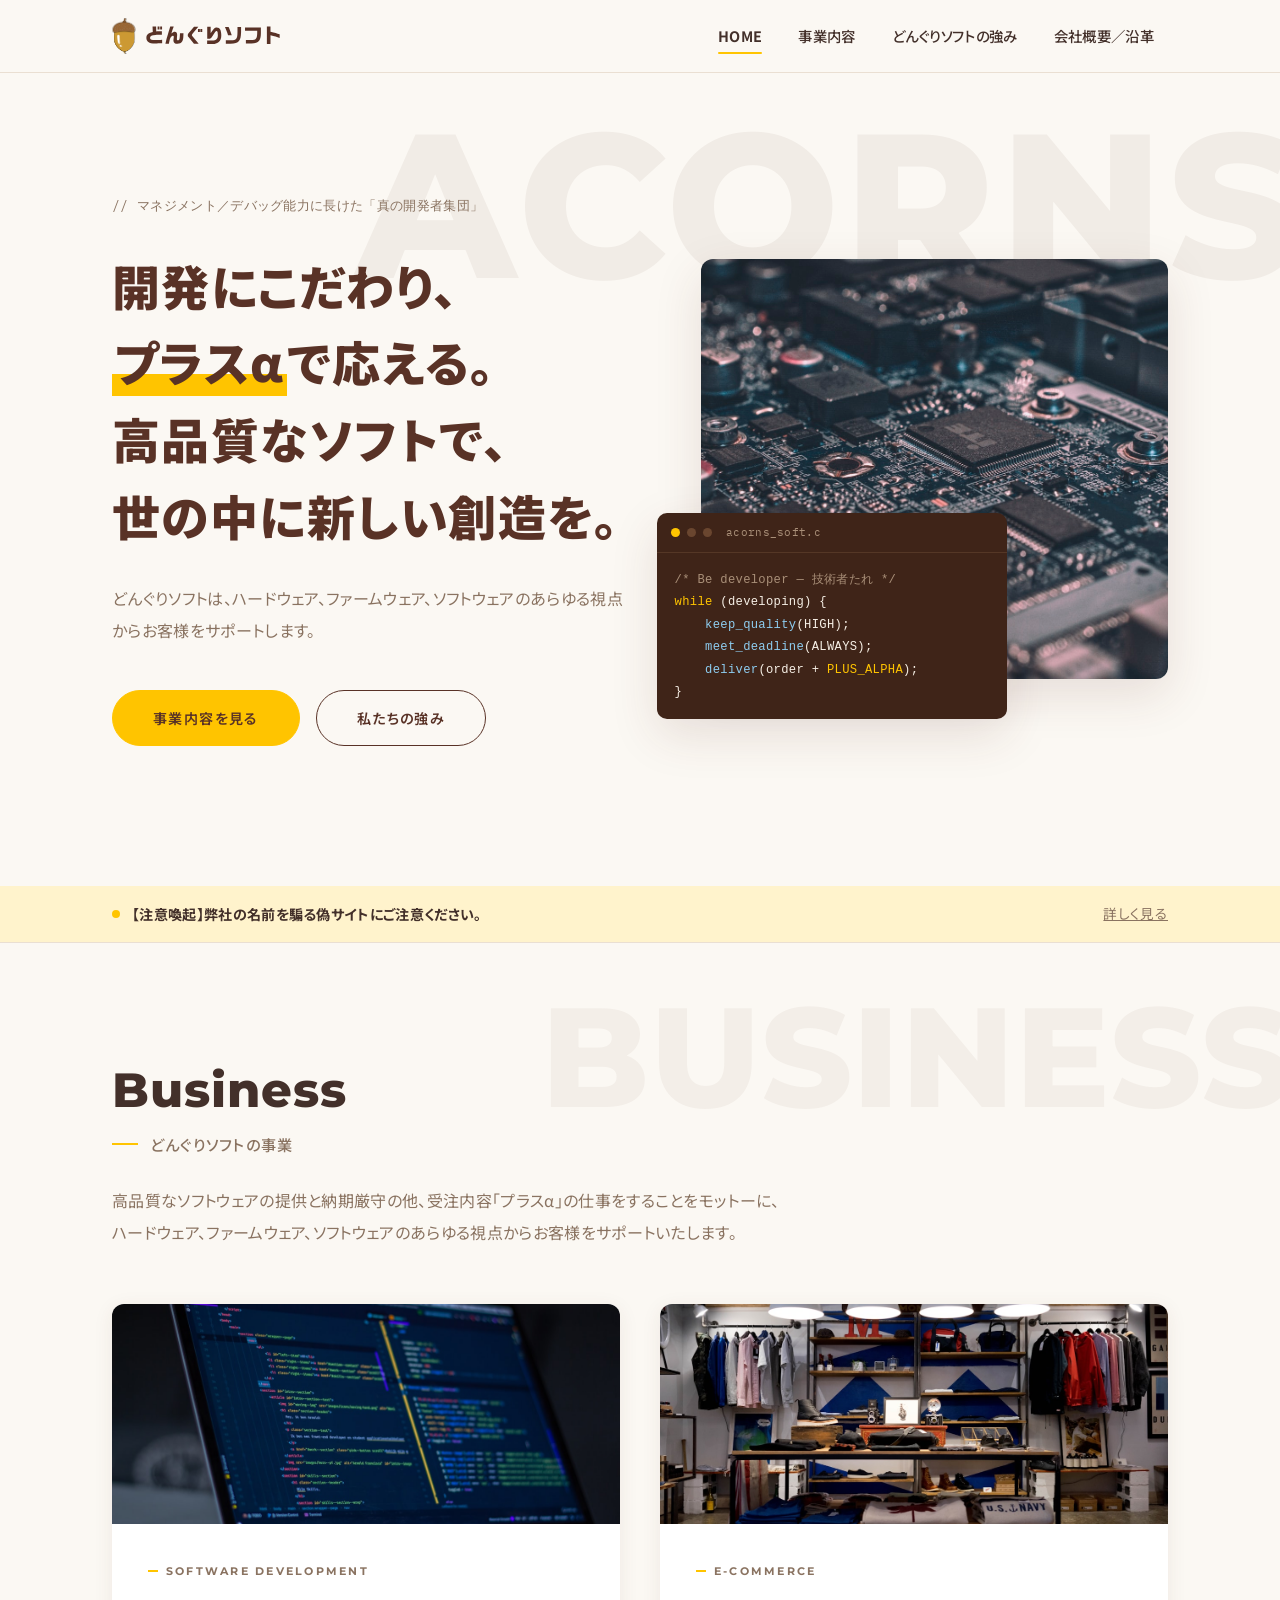
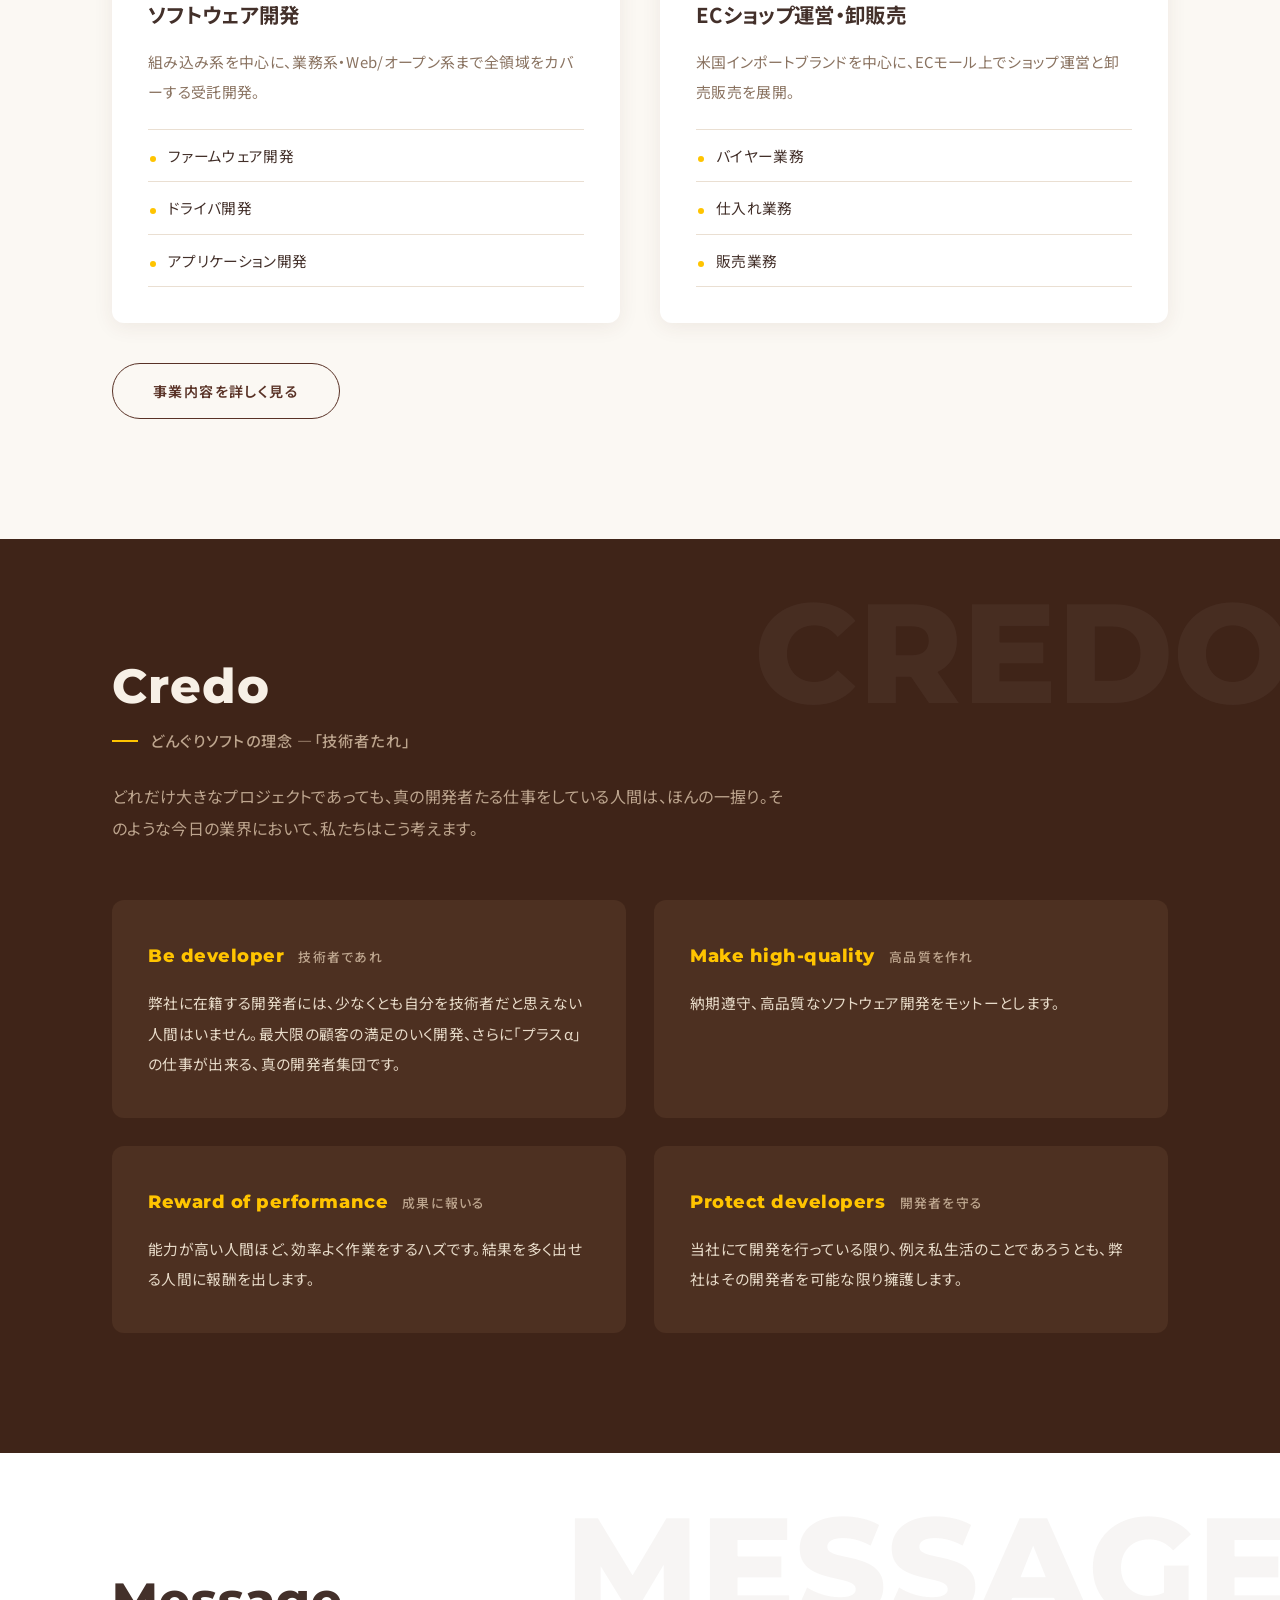
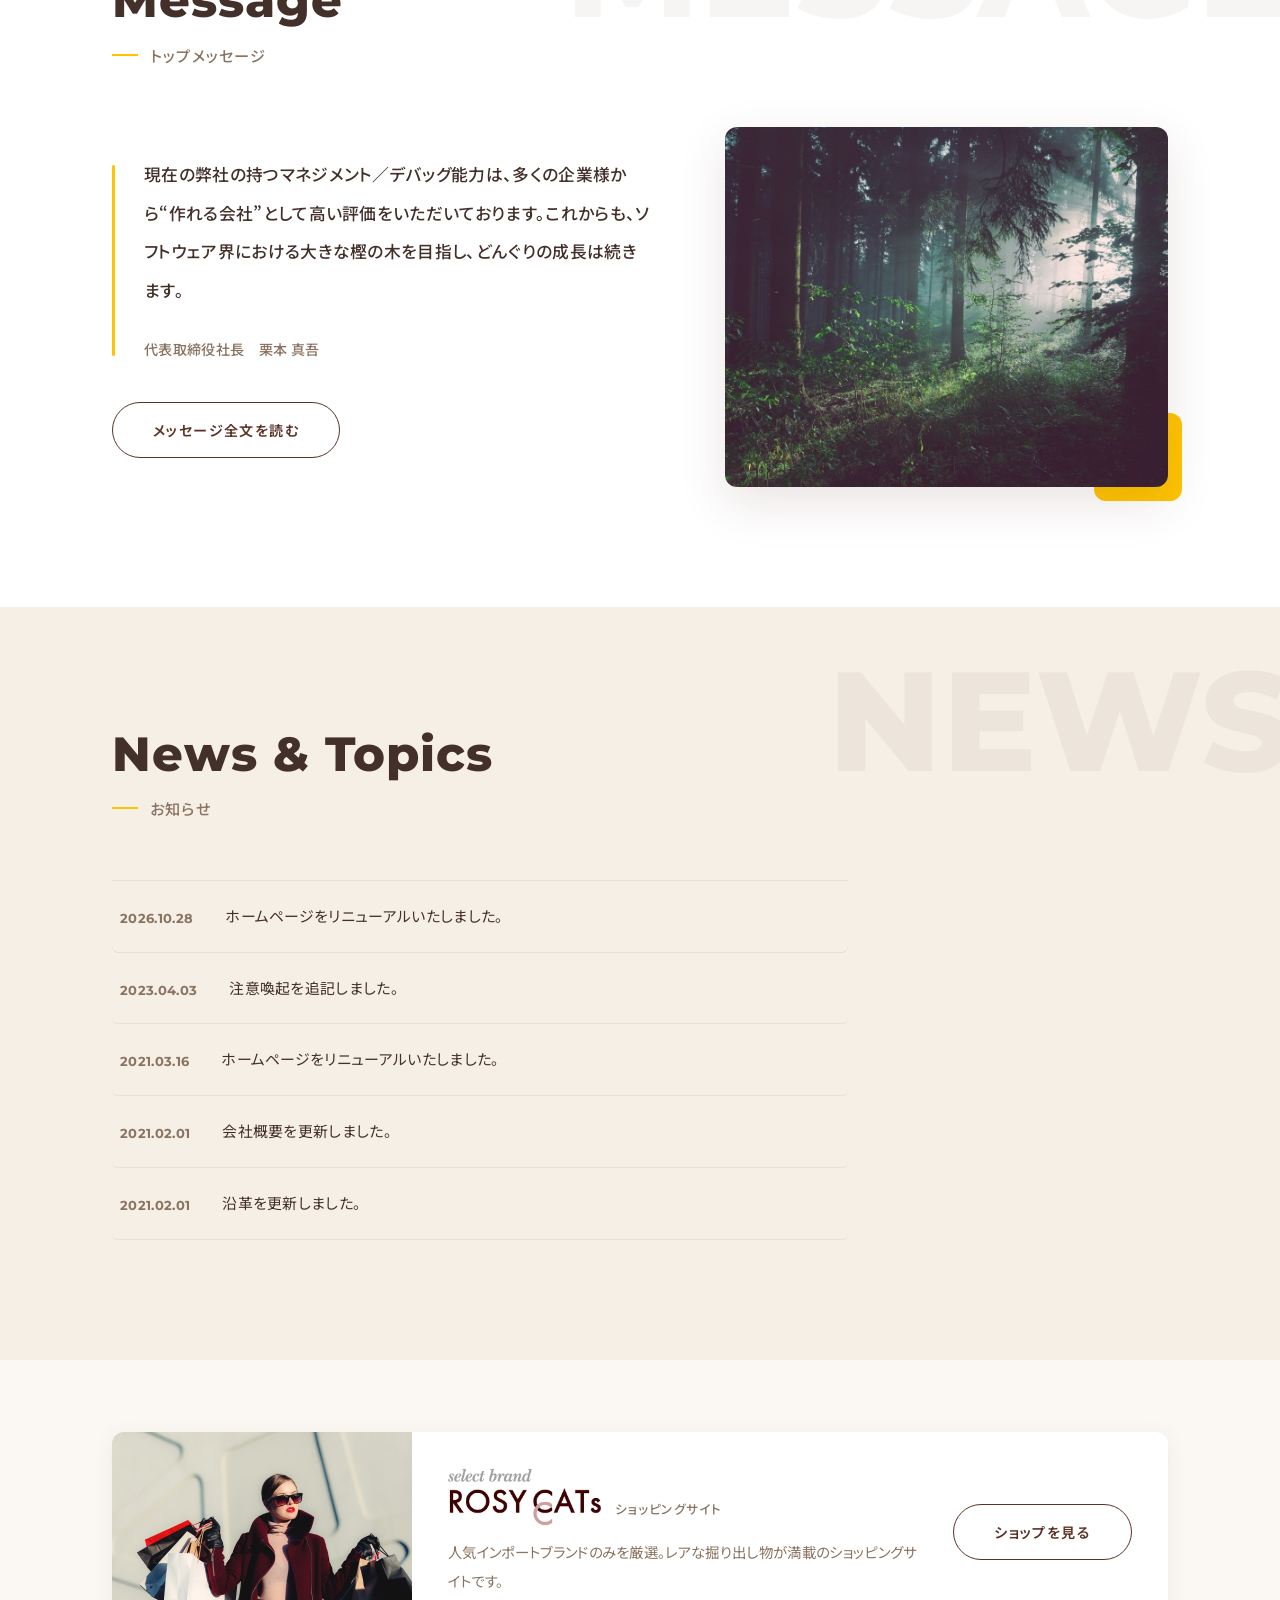
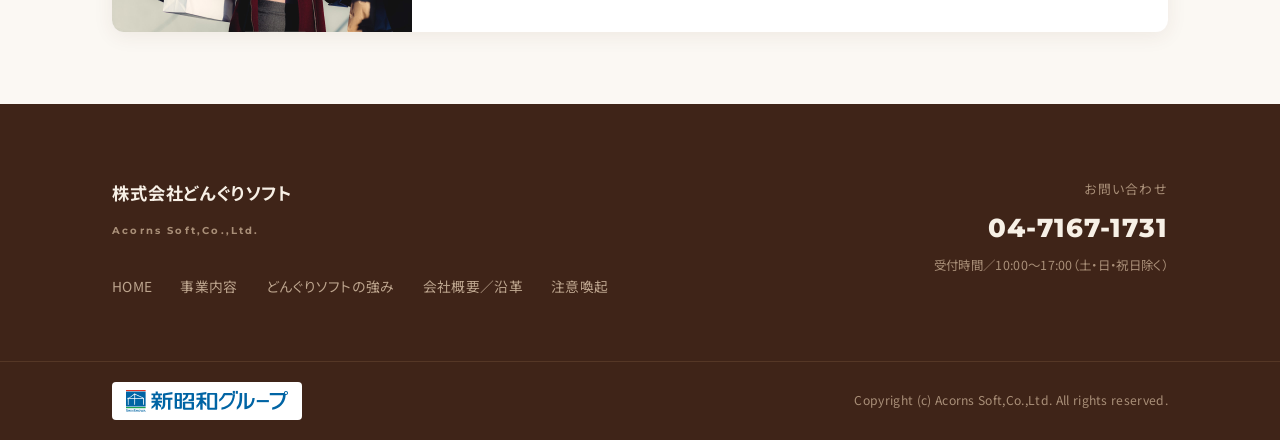
<file: index.html>
<!doctype html>
<html lang="ja">
<head>
<meta charset="utf-8">
<title>株式会社どんぐりソフト｜真の開発者集団</title>
<meta name="description" content="どんぐりソフトは、ハードウェア、ファームウェア、ソフトウェアのあらゆる視点からお客様をサポートします。">
<meta name="viewport" content="width=device-width, initial-scale=1">
<link rel="icon" href="images/favicon.ico">
<link rel="preconnect" href="https://fonts.googleapis.com">
<link rel="preconnect" href="https://fonts.gstatic.com" crossorigin>
<link href="https://fonts.googleapis.com/css2?family=IBM+Plex+Mono:wght@400;500&family=Montserrat:wght@700;800;900&family=Noto+Sans+JP:wght@400;500;700;900&display=swap" rel="stylesheet">
<link rel="stylesheet" href="css/style.css">
<script src="js/main.js" defer></script>
<noscript><style>.intro{display:none}body.has-intro{overflow:auto}.reveal{opacity:1;transform:none}</style></noscript>
</head>
<body class="has-intro">

<div class="intro" id="intro" aria-hidden="true">
  <div class="intro-logo">
    <img src="images/logo.svg" alt="株式会社どんぐりソフト">
  </div>
</div>

<header class="site-header">
  <div class="inner">
    <a class="brand" href="index.html">
      <img src="images/logo.svg" alt="株式会社どんぐりソフト">
    </a>
    <nav class="gnav" aria-label="サイト内メニュー">
      <ul>
        <li><a href="index.html" aria-current="page">HOME</a></li>
        <li><a href="business.html">事業内容</a></li>
        <li><a href="advantage.html">どんぐりソフトの強み</a></li>
        <li><a href="outline.html">会社概要／沿革</a></li>
      </ul>
    </nav>
  </div>
</header>

<main>

  <section class="hero">
    <p class="ghost" aria-hidden="true">ACORNS</p>
    <div class="inner">
      <div class="hero-copy">
        <p class="lead-mono">// マネジメント／デバッグ能力に長けた「真の開発者集団」</p>
        <h1>開発にこだわり、<br><span class="marker">プラスα</span>で応える。<br>高品質なソフトで、<br>世の中に新しい創造を。</h1>
        <p class="sub">どんぐりソフトは、ハードウェア、ファームウェア、ソフトウェアのあらゆる視点からお客様をサポートします。</p>
        <div class="hero-actions">
          <a class="btn solid" href="business.html">事業内容を見る</a>
          <a class="btn" href="advantage.html">私たちの強み</a>
        </div>
      </div>
      <div class="hero-visual">
        <div class="photo" data-parallax>
          <img src="images/hero.jpg" alt="基板の上の電子回路">
        </div>
        <div class="code-card" aria-hidden="true">
          <div class="bar"><i></i><i></i><i></i>&nbsp;acorns_soft.c</div>
<pre><span class="c-com">/* Be developer — 技術者たれ */</span>
<span class="c-kw">while</span> (developing) {
    <span class="c-fn">keep_quality</span>(HIGH);
    <span class="c-fn">meet_deadline</span>(ALWAYS);
    <span class="c-fn">deliver</span>(order + <span class="c-kw">PLUS_ALPHA</span>);
}</pre>
        </div>
      </div>
    </div>
  </section>

  <div class="notice">
    <div class="inner">
      <p>【注意喚起】弊社の名前を騙る偽サイトにご注意ください。</p>
      <a href="caution.html">詳しく見る</a>
    </div>
  </div>

  <section class="section" id="business">
    <p class="sec-ghost" aria-hidden="true">BUSINESS</p>
    <div class="inner">
      <div class="sec-head reveal">
        <span class="en">Business</span>
        <h2>どんぐりソフトの事業</h2>
        <p class="lede">高品質なソフトウェアの提供と納期厳守の他、受注内容「プラスα」の仕事をすることをモットーに、ハードウェア、ファームウェア、ソフトウェアのあらゆる視点からお客様をサポートいたします。</p>
      </div>
      <div class="biz-grid">
        <a class="biz-card reveal d1" href="business.html">
          <figure><img src="images/biz-dev.jpg" alt="コードが表示された開発画面" loading="lazy"></figure>
          <span class="tag">SOFTWARE DEVELOPMENT</span>
          <h3>ソフトウェア開発</h3>
          <p>組み込み系を中心に、業務系・Web/オープン系まで全領域をカバーする受託開発。</p>
          <ul>
            <li>ファームウェア開発</li>
            <li>ドライバ開発</li>
            <li>アプリケーション開発</li>
          </ul>
        </a>
        <a class="biz-card reveal d2" href="business.html#summary">
          <figure><img src="images/biz-ec.jpg" alt="アパレルショップの店内" loading="lazy"></figure>
          <span class="tag">E-COMMERCE</span>
          <h3>ECショップ運営・卸販売</h3>
          <p>米国インポートブランドを中心に、ECモール上でショップ運営と卸売販売を展開。</p>
          <ul>
            <li>バイヤー業務</li>
            <li>仕入れ業務</li>
            <li>販売業務</li>
          </ul>
        </a>
      </div>
      <p class="reveal" style="margin-top:40px;"><a class="btn" href="business.html">事業内容を詳しく見る</a></p>
    </div>
  </section>

  <section class="section dark" id="credo">
    <p class="sec-ghost" aria-hidden="true">CREDO</p>
    <div class="inner">
      <div class="sec-head reveal">
        <span class="en">Credo</span>
        <h2>どんぐりソフトの理念 —「技術者たれ」</h2>
        <p class="lede">どれだけ大きなプロジェクトであっても、真の開発者たる仕事をしている人間は、ほんの一握り。そのような今日の業界において、私たちはこう考えます。</p>
      </div>
      <div class="credo-list reveal d1">
        <dl>
          <dt>Be developer<span class="ja">技術者であれ</span></dt>
          <dd>弊社に在籍する開発者には、少なくとも自分を技術者だと思えない人間はいません。最大限の顧客の満足のいく開発、さらに「プラスα」の仕事が出来る、真の開発者集団です。</dd>
        </dl>
        <dl>
          <dt>Make high-quality<span class="ja">高品質を作れ</span></dt>
          <dd>納期遵守、高品質なソフトウェア開発をモットーとします。</dd>
        </dl>
        <dl>
          <dt>Reward of performance<span class="ja">成果に報いる</span></dt>
          <dd>能力が高い人間ほど、効率よく作業をするハズです。結果を多く出せる人間に報酬を出します。</dd>
        </dl>
        <dl>
          <dt>Protect developers<span class="ja">開発者を守る</span></dt>
          <dd>当社にて開発を行っている限り、例え私生活のことであろうとも、弊社はその開発者を可能な限り擁護します。</dd>
        </dl>
      </div>
    </div>
  </section>

  <section class="section white" id="message">
    <p class="sec-ghost" aria-hidden="true">MESSAGE</p>
    <div class="inner">
      <div class="sec-head reveal">
        <span class="en">Message</span>
        <h2>トップメッセージ</h2>
      </div>
      <div class="split">
        <div class="reveal rv-left">
          <blockquote class="message-quote">
            現在の弊社の持つマネジメント／デバッグ能力は、多くの企業様から“作れる会社”として高い評価をいただいております。これからも、ソフトウェア界における大きな樫の木を目指し、どんぐりの成長は続きます。
            <span class="sign">代表取締役社長　栗本 真吾</span>
          </blockquote>
          <details class="more">
            <summary>メッセージ全文を読む</summary>
            <div class="body">
              <h3>「開発中心主義」と「プラスα」の発想により、高品質なソフトウェアで世の中に新しい創造を。</h3>
              <p>株式会社どんぐりソフトは、「栗本ソフトウェア研究所」として創業した当初から、ソフトウェアの受託開発を主な業務としてまいりました。かつて、ワンルームマンションで一人で始めた研究所の中で、必死になって開発に努めていた頃をよく思い出すものです。</p>
              <p>弊社は、自社製品があるわけでもなく、同業他社様と比べ特定の技術／分野に特化しているというわけでもありません。しかしながら、創業以来、高品質なソフトウェアの提供と納期厳守の他、受注内容「プラスα」の仕事をすることをモットーとし、現在の弊社の持つマネジメント／デバッグ能力は、多くの企業様から“作れる会社”として高い評価を受ける企業に成長させてきたと自負しております。</p>
              <p>事業の拡大に伴い、一人・また一人と開発者が増えてきた社内においては、全ての開発者が「プラスα」論を実践するだけでなく、「開発中心主義」を徹底して行い、開発に不必要である物理的・時間的な作業コストがかからないよう細心の注意を払っています。同時に、開発してみたいものがある人物の意思を尊重し、サポート体制を強化することで、高度な生産性を維持し続けていく体制を整えることも欠かさずに行っております。</p>
              <p>これからもソフトウェア界における大きな樫の木を目指し、どんぐりの成長は続きます。皆様からの一層のご愛顧を賜わります様、心よりお願い申し上げます。</p>
              <h3>『どんぐりソフト』の名前の由来</h3>
              <p>天才的技術力をもったわけでもないが、『職人的技術者の寄せ集めを作ろう』。そう考えた。この会社は、『天才じゃなくてもいい』。（天才のほうがうれしいけど）どんぐりの背くらべ程度の、たいしてできない人たちでいいのだ。普通に『開発がすきで、開発をやりたい人が集まればいい』。</p>
              <p>そんな思いで『どんぐりソフト』と名付けました。</p>
            </div>
          </details>
        </div>
        <figure class="photo-frame reveal rv-right d1">
          <img src="images/message.jpg" alt="大きく育つ樫の木の森" loading="lazy" style="height:360px;">
        </figure>
      </div>
    </div>
  </section>

  <section class="section gray" id="news">
    <p class="sec-ghost" aria-hidden="true">NEWS</p>
    <div class="inner">
      <div class="sec-head reveal">
        <span class="en">News &amp; Topics</span>
        <h2>お知らせ</h2>
      </div>
      <div class="news-list reveal d1">
        <dl><dt>2026.10.28</dt><dd>ホームページをリニューアルいたしました。</dd></dl>
        <dl><dt>2023.04.03</dt><dd>注意喚起を追記しました。</dd></dl>
        <dl><dt>2021.03.16</dt><dd>ホームページをリニューアルいたしました。</dd></dl>
        <dl><dt>2021.02.01</dt><dd>会社概要を更新しました。</dd></dl>
        <dl><dt>2021.02.01</dt><dd>沿革を更新しました。</dd></dl>
      </div>
    </div>
  </section>

  <section class="section tight" id="rosycats">
    <div class="inner">
      <div class="rosy reveal">
        <figure><img src="images/rosycats.jpg" alt="ショッピングを楽しむ様子" loading="lazy"></figure>
        <div class="rosy-body">
          <h3 class="rosy-title"><img class="rosy-logo" src="images/logo_rosycats.png" alt="select brand ROSY CATs" width="960" height="363"><span>ショッピングサイト</span></h3>
          <p>人気インポートブランドのみを厳選。レアな掘り出し物が満載のショッピングサイトです。</p>
        </div>
        <div class="rosy-btn">
          <a class="btn" href="https://www.rakuten.co.jp/rosy-cats/" target="_blank" rel="noopener">ショップを見る</a>
        </div>
      </div>
    </div>
  </section>

</main>

<footer class="site-footer">
  <div class="upper">
    <div class="inner">
      <div>
        <div class="f-brand">
          <span class="name">株式会社どんぐりソフト</span><br>
          <span class="en">Acorns Soft,Co.,Ltd.</span>
        </div>
        <nav aria-label="フッターメニュー">
          <ul>
            <li><a href="index.html">HOME</a></li>
            <li><a href="business.html">事業内容</a></li>
            <li><a href="advantage.html">どんぐりソフトの強み</a></li>
            <li><a href="outline.html">会社概要／沿革</a></li>
            <li><a href="caution.html">注意喚起</a></li>
          </ul>
        </nav>
      </div>
      <div class="f-contact">
        <p class="label">お問い合わせ</p>
        <a class="tel" href="tel:0471671731">04-7167-1731</a>
        <p class="hours">受付時間／10:00〜17:00（土・日・祝日除く）</p>
      </div>
    </div>
  </div>
  <div class="lower">
    <div class="inner">
      <a class="group-logo" href="https://www.shinshowa.co.jp/" target="_blank" rel="noopener"><img src="images/logo_shinshowa_group.svg" alt="新昭和グループ"></a>
      <p>Copyright (c) Acorns Soft,Co.,Ltd. All rights reserved.</p>
    </div>
  </div>
</footer>

</body>
</html>
</file>
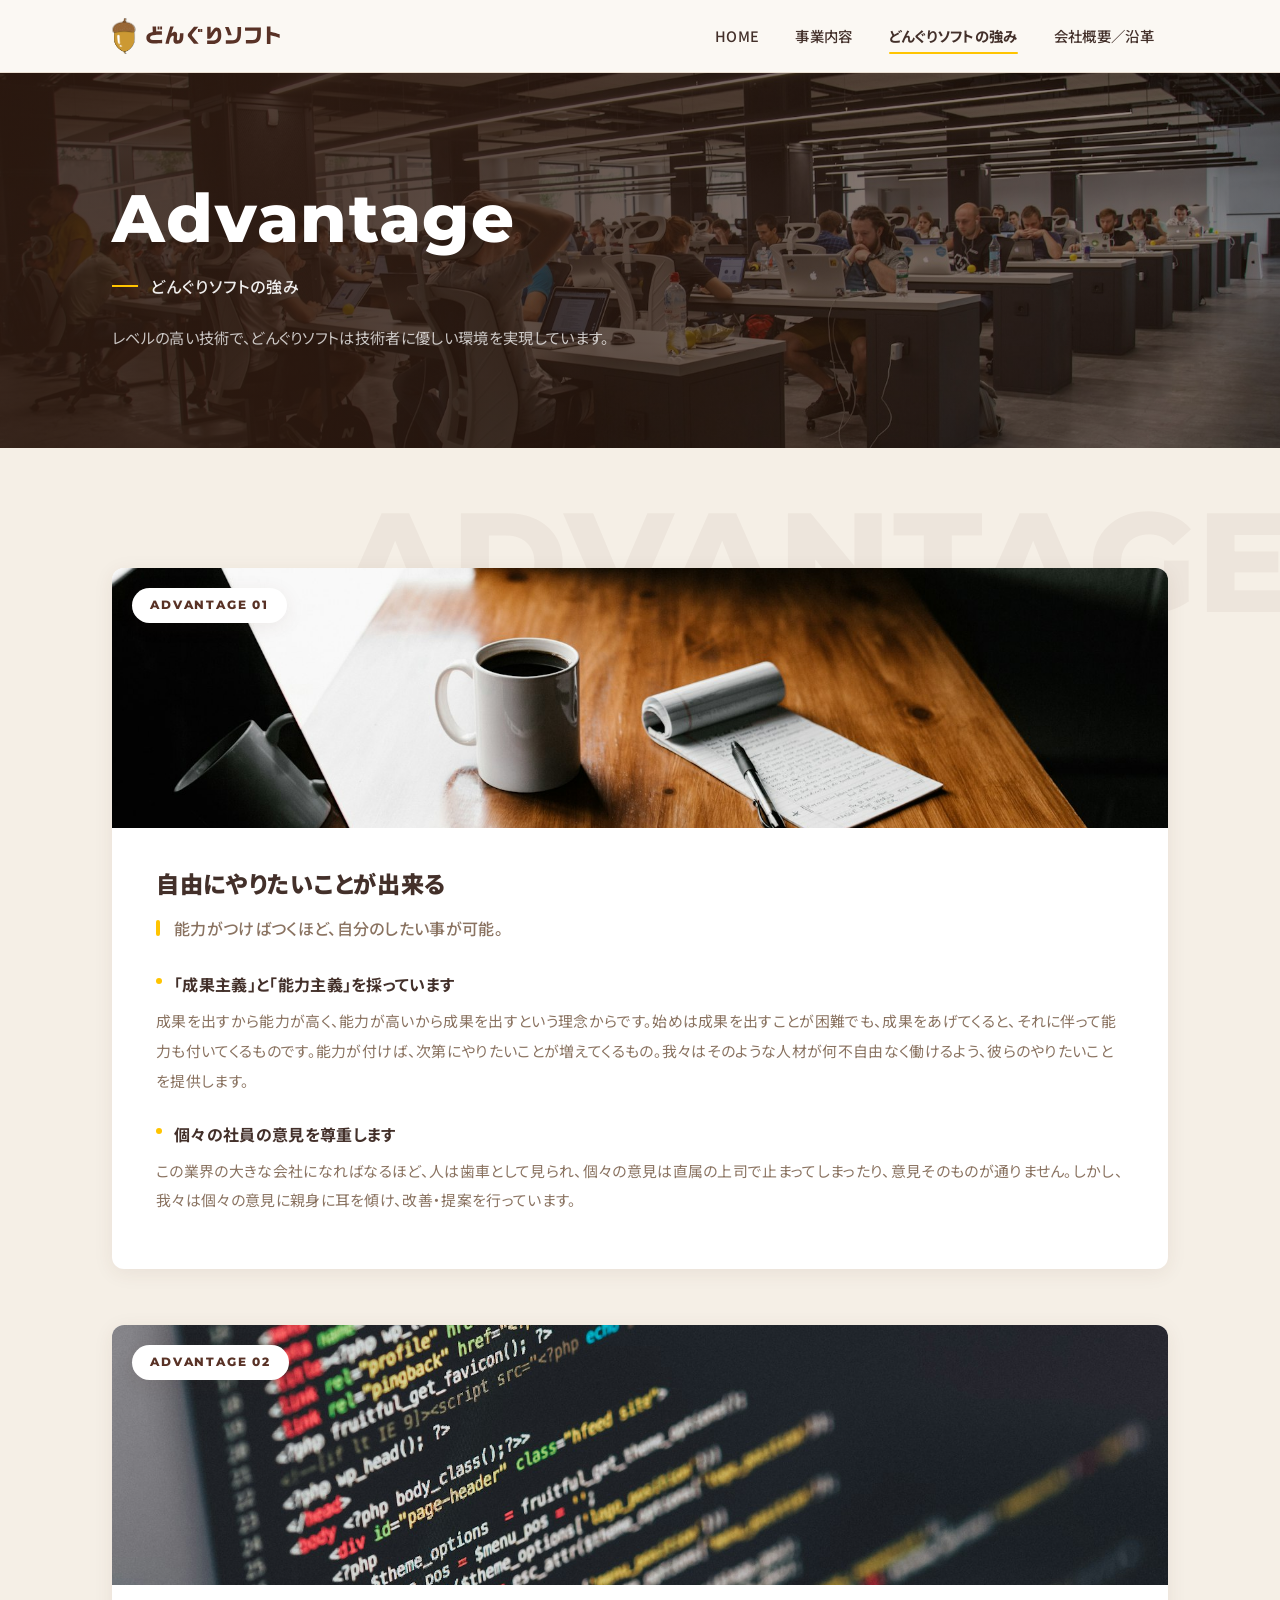
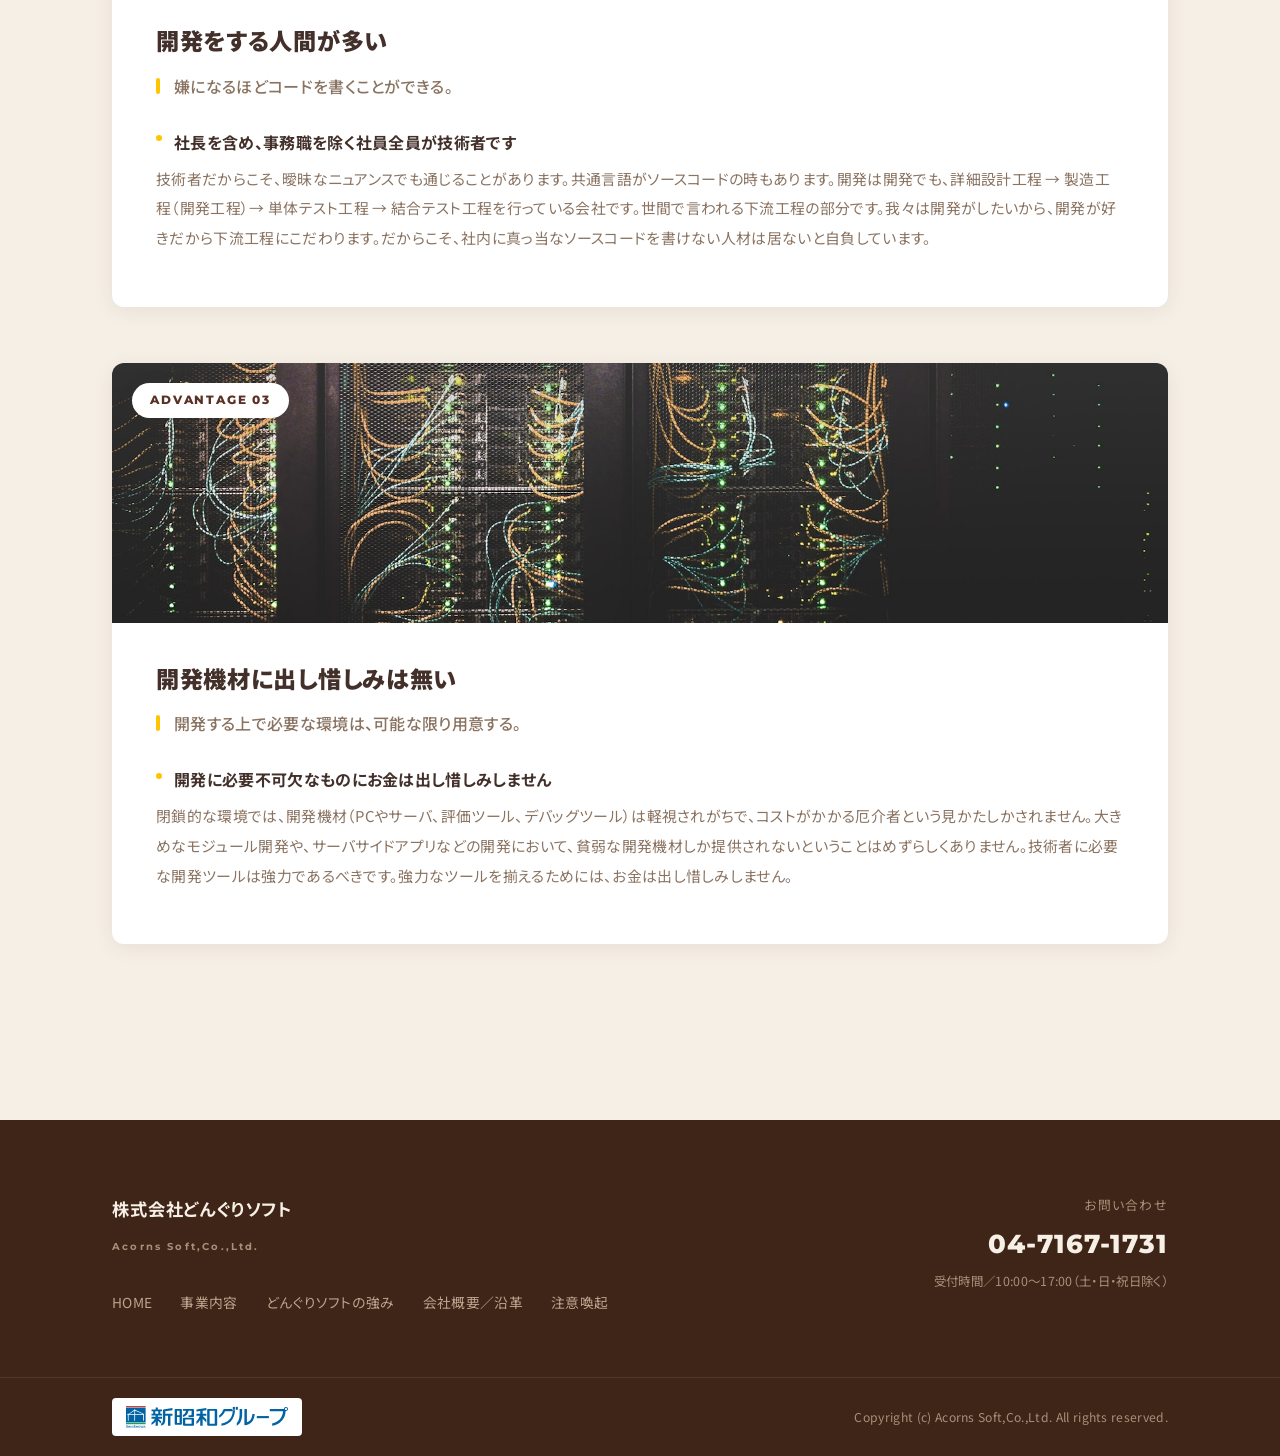
<file: advantage.html>
<!doctype html>
<html lang="ja">
<head>
<meta charset="utf-8">
<title>どんぐりソフトの強み｜株式会社どんぐりソフト</title>
<meta name="description" content="レベルの高い技術でどんぐりソフトは技術者に優しい環境を実現しています。">
<meta name="viewport" content="width=device-width, initial-scale=1">
<link rel="icon" href="images/favicon.ico">
<link rel="preconnect" href="https://fonts.googleapis.com">
<link rel="preconnect" href="https://fonts.gstatic.com" crossorigin>
<link href="https://fonts.googleapis.com/css2?family=IBM+Plex+Mono:wght@400;500&family=Montserrat:wght@700;800;900&family=Noto+Sans+JP:wght@400;500;700;900&display=swap" rel="stylesheet">
<link rel="stylesheet" href="css/style.css">
<script src="js/main.js" defer></script>
</head>
<body>

<header class="site-header">
  <div class="inner">
    <a class="brand" href="index.html">
      <img src="images/logo.svg" alt="株式会社どんぐりソフト">
    </a>
    <nav class="gnav" aria-label="サイト内メニュー">
      <ul>
        <li><a href="index.html">HOME</a></li>
        <li><a href="business.html">事業内容</a></li>
        <li><a href="advantage.html" aria-current="page">どんぐりソフトの強み</a></li>
        <li><a href="outline.html">会社概要／沿革</a></li>
      </ul>
    </nav>
  </div>
</header>

<main>

  <section class="page-hero" style="background-image:url('images/hero-advantage.jpg');">
    <div class="inner">
      <p class="path">Advantage</p>
      <h1>どんぐりソフトの強み</h1>
      <p class="desc">レベルの高い技術で、どんぐりソフトは技術者に優しい環境を実現しています。</p>
    </div>
  </section>

  <section class="section gray">
    <p class="sec-ghost" aria-hidden="true">ADVANTAGE</p>
    <div class="inner">

      <div class="strength-box reveal">
        <span class="no">ADVANTAGE 01</span>
        <figure class="strength-photo"><img src="images/adv01.jpg" alt="自由な発想で働くデスク" loading="lazy"></figure>
        <h3>自由にやりたいことが出来る</h3>
        <p class="catch">能力がつけばつくほど、自分のしたい事が可能。</p>
        <dl>
          <dt>「成果主義」と「能力主義」を採っています</dt>
          <dd>成果を出すから能力が高く、能力が高いから成果を出すという理念からです。始めは成果を出すことが困難でも、成果をあげてくると、それに伴って能力も付いてくるものです。能力が付けば、次第にやりたいことが増えてくるもの。我々はそのような人材が何不自由なく働けるよう、彼らのやりたいことを提供します。</dd>
        </dl>
        <dl>
          <dt>個々の社員の意見を尊重します</dt>
          <dd>この業界の大きな会社になればなるほど、人は歯車として見られ、個々の意見は直属の上司で止まってしまったり、意見そのものが通りません。しかし、我々は個々の意見に親身に耳を傾け、改善・提案を行っています。</dd>
        </dl>
      </div>

      <div class="strength-box reveal">
        <span class="no">ADVANTAGE 02</span>
        <figure class="strength-photo"><img src="images/adv02.jpg" alt="コードを書く開発者の画面" loading="lazy"></figure>
        <h3>開発をする人間が多い</h3>
        <p class="catch">嫌になるほどコードを書くことができる。</p>
        <dl>
          <dt>社長を含め、事務職を除く社員全員が技術者です</dt>
          <dd>技術者だからこそ、曖昧なニュアンスでも通じることがあります。共通言語がソースコードの時もあります。開発は開発でも、詳細設計工程 → 製造工程（開発工程）→ 単体テスト工程 → 結合テスト工程を行っている会社です。世間で言われる下流工程の部分です。我々は開発がしたいから、開発が好きだから下流工程にこだわります。だからこそ、社内に真っ当なソースコードを書けない人材は居ないと自負しています。</dd>
        </dl>
      </div>

      <div class="strength-box reveal">
        <span class="no">ADVANTAGE 03</span>
        <figure class="strength-photo"><img src="images/adv03.jpg" alt="強力な開発機材とサーバー" loading="lazy"></figure>
        <h3>開発機材に出し惜しみは無い</h3>
        <p class="catch">開発する上で必要な環境は、可能な限り用意する。</p>
        <dl>
          <dt>開発に必要不可欠なものにお金は出し惜しみしません</dt>
          <dd>閉鎖的な環境では、開発機材（PCやサーバ、評価ツール、デバッグツール）は軽視されがちで、コストがかかる厄介者という見かたしかされません。大きめなモジュール開発や、サーバサイドアプリなどの開発において、貧弱な開発機材しか提供されないということはめずらしくありません。技術者に必要な開発ツールは強力であるべきです。強力なツールを揃えるためには、お金は出し惜しみしません。</dd>
        </dl>
      </div>

    </div>
  </section>

</main>

<footer class="site-footer">
  <div class="upper">
    <div class="inner">
      <div>
        <div class="f-brand">
          <span class="name">株式会社どんぐりソフト</span><br>
          <span class="en">Acorns Soft,Co.,Ltd.</span>
        </div>
        <nav aria-label="フッターメニュー">
          <ul>
            <li><a href="index.html">HOME</a></li>
            <li><a href="business.html">事業内容</a></li>
            <li><a href="advantage.html">どんぐりソフトの強み</a></li>
            <li><a href="outline.html">会社概要／沿革</a></li>
            <li><a href="caution.html">注意喚起</a></li>
          </ul>
        </nav>
      </div>
      <div class="f-contact">
        <p class="label">お問い合わせ</p>
        <a class="tel" href="tel:0471671731">04-7167-1731</a>
        <p class="hours">受付時間／10:00〜17:00（土・日・祝日除く）</p>
      </div>
    </div>
  </div>
  <div class="lower">
    <div class="inner">
      <a class="group-logo" href="https://www.shinshowa.co.jp/" target="_blank" rel="noopener"><img src="images/logo_shinshowa_group.svg" alt="新昭和グループ"></a>
      <p>Copyright (c) Acorns Soft,Co.,Ltd. All rights reserved.</p>
    </div>
  </div>
</footer>

</body>
</html>
</file>
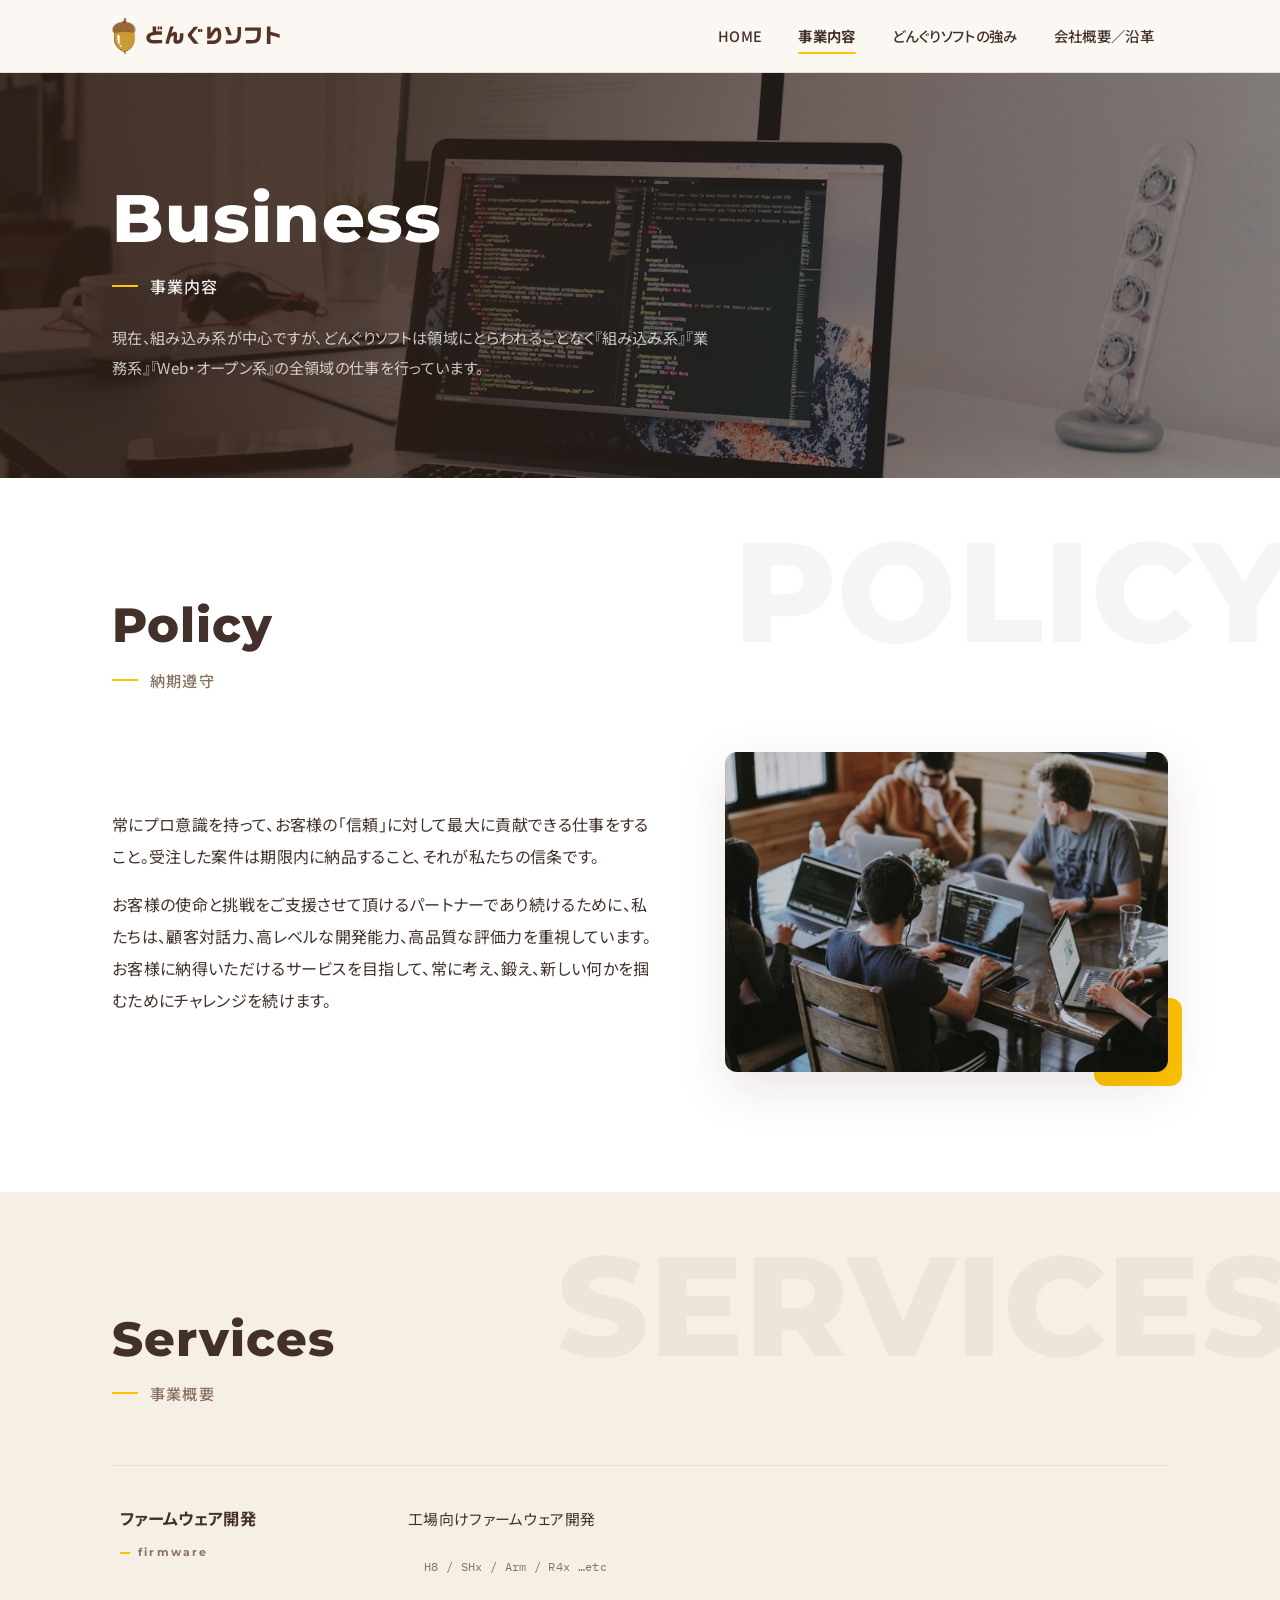
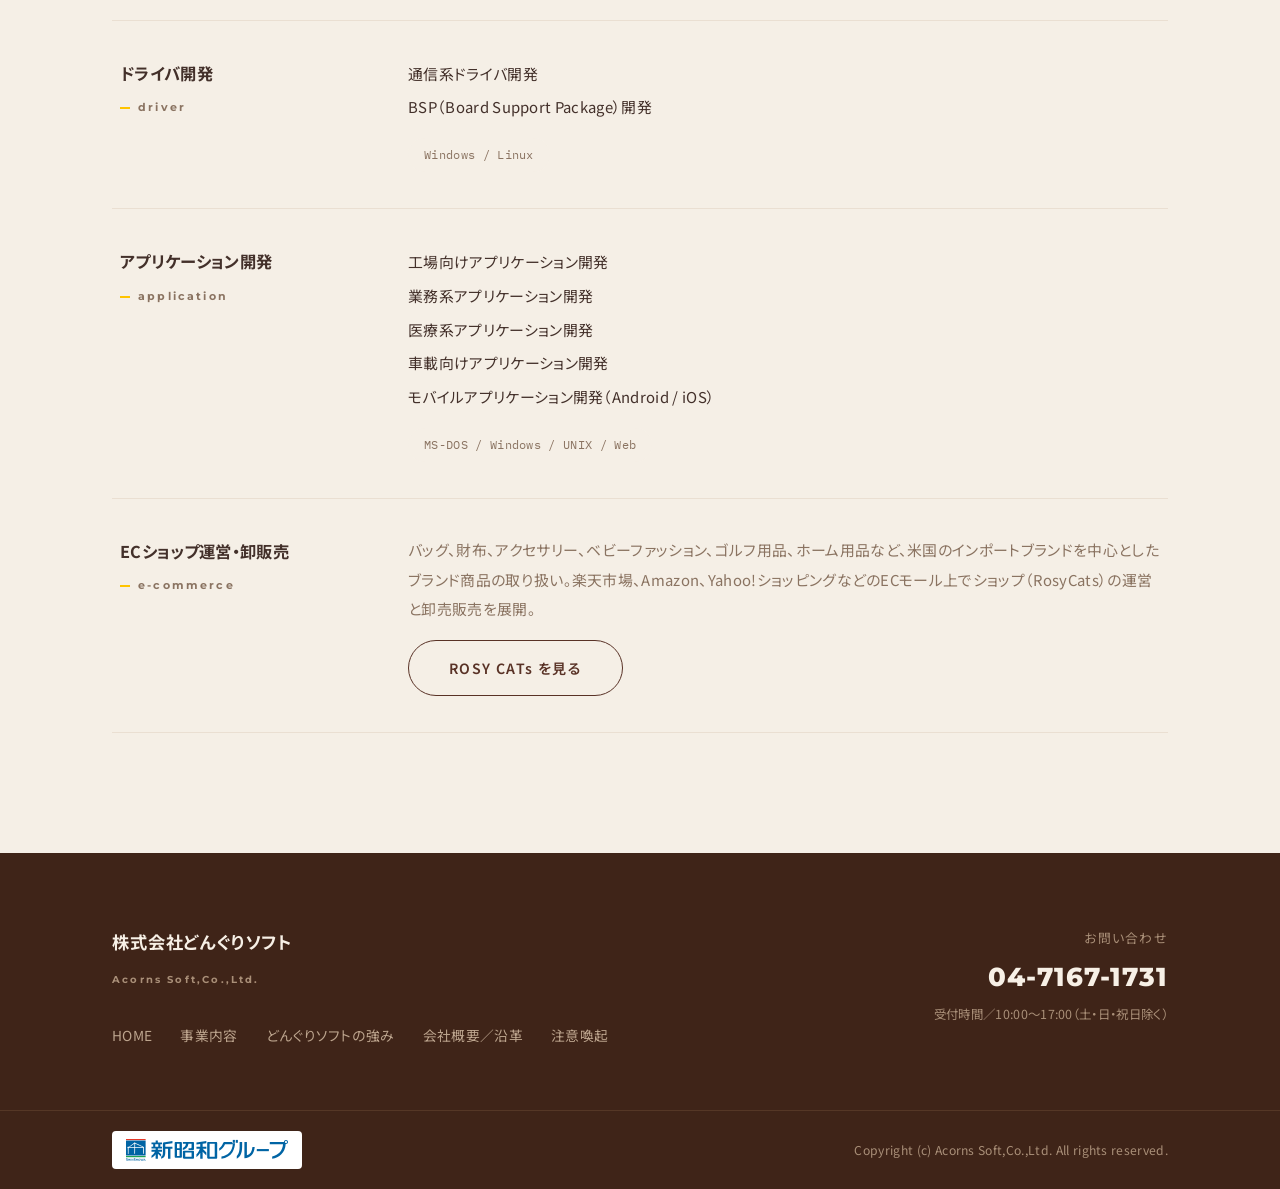
<file: business.html>
<!doctype html>
<html lang="ja">
<head>
<meta charset="utf-8">
<title>事業内容｜株式会社どんぐりソフト</title>
<meta name="description" content="株式会社どんぐりソフトは領域にとらわれることなく『組み込み系』『業務系』『Web・オープン系』の全領域の仕事を行っています。">
<meta name="viewport" content="width=device-width, initial-scale=1">
<link rel="icon" href="images/favicon.ico">
<link rel="preconnect" href="https://fonts.googleapis.com">
<link rel="preconnect" href="https://fonts.gstatic.com" crossorigin>
<link href="https://fonts.googleapis.com/css2?family=IBM+Plex+Mono:wght@400;500&family=Montserrat:wght@700;800;900&family=Noto+Sans+JP:wght@400;500;700;900&display=swap" rel="stylesheet">
<link rel="stylesheet" href="css/style.css">
<script src="js/main.js" defer></script>
</head>
<body>

<header class="site-header">
  <div class="inner">
    <a class="brand" href="index.html">
      <img src="images/logo.svg" alt="株式会社どんぐりソフト">
    </a>
    <nav class="gnav" aria-label="サイト内メニュー">
      <ul>
        <li><a href="index.html">HOME</a></li>
        <li><a href="business.html" aria-current="page">事業内容</a></li>
        <li><a href="advantage.html">どんぐりソフトの強み</a></li>
        <li><a href="outline.html">会社概要／沿革</a></li>
      </ul>
    </nav>
  </div>
</header>

<main>

  <section class="page-hero" style="background-image:url('images/hero-business.jpg');">
    <div class="inner">
      <p class="path">Business</p>
      <h1>事業内容</h1>
      <p class="desc">現在、組み込み系が中心ですが、どんぐりソフトは領域にとらわれることなく『組み込み系』『業務系』『Web・オープン系』の全領域の仕事を行っています。</p>
    </div>
  </section>

  <section class="section white">
    <p class="sec-ghost" aria-hidden="true">POLICY</p>
    <div class="inner">
      <div class="sec-head reveal">
        <span class="en">Policy</span>
        <h2>納期遵守</h2>
      </div>
      <div class="split">
        <div class="reveal rv-left">
          <p>常にプロ意識を持って、お客様の「信頼」に対して最大に貢献できる仕事をすること。受注した案件は期限内に納品すること、それが私たちの信条です。</p>
          <p style="margin-top:16px;">お客様の使命と挑戦をご支援させて頂けるパートナーであり続けるために、私たちは、顧客対話力、高レベルな開発能力、高品質な評価力を重視しています。お客様に納得いただけるサービスを目指して、常に考え、鍛え、新しい何かを掴むためにチャレンジを続けます。</p>
        </div>
        <figure class="photo-frame reveal rv-right d1">
          <img src="images/policy.jpg" alt="開発チームのミーティング" loading="lazy" style="height:320px;">
        </figure>
      </div>
    </div>
  </section>

  <section class="section gray" id="summary">
    <p class="sec-ghost" aria-hidden="true">SERVICES</p>
    <div class="inner">
      <div class="sec-head reveal">
        <span class="en">Services</span>
        <h2>事業概要</h2>
      </div>
      <div class="spec-list reveal d1">
        <dl>
          <dt>ファームウェア開発<span class="tag">firmware</span></dt>
          <dd>
            <ul>
              <li>工場向けファームウェア開発</li>
            </ul>
            <span class="env">H8 / SHx / Arm / R4x …etc</span>
          </dd>
        </dl>
        <dl>
          <dt>ドライバ開発<span class="tag">driver</span></dt>
          <dd>
            <ul>
              <li>通信系ドライバ開発</li>
              <li>BSP（Board Support Package）開発</li>
            </ul>
            <span class="env">Windows / Linux</span>
          </dd>
        </dl>
        <dl>
          <dt>アプリケーション開発<span class="tag">application</span></dt>
          <dd>
            <ul>
              <li>工場向けアプリケーション開発</li>
              <li>業務系アプリケーション開発</li>
              <li>医療系アプリケーション開発</li>
              <li>車載向けアプリケーション開発</li>
              <li>モバイルアプリケーション開発（Android / iOS）</li>
            </ul>
            <span class="env">MS-DOS / Windows / UNIX / Web</span>
          </dd>
        </dl>
        <dl>
          <dt>ECショップ運営・卸販売<span class="tag">e-commerce</span></dt>
          <dd>
            <p class="desc">バッグ、財布、アクセサリー、ベビーファッション、ゴルフ用品、ホーム用品など、米国のインポートブランドを中心としたブランド商品の取り扱い。楽天市場、Amazon、Yahoo!ショッピングなどのECモール上でショップ（RosyCats）の運営と卸売販売を展開。</p>
            <p style="margin-top:16px;"><a class="btn" href="https://www.rakuten.co.jp/rosy-cats/" target="_blank" rel="noopener">ROSY CATs を見る</a></p>
          </dd>
        </dl>
      </div>
    </div>
  </section>

</main>

<footer class="site-footer">
  <div class="upper">
    <div class="inner">
      <div>
        <div class="f-brand">
          <span class="name">株式会社どんぐりソフト</span><br>
          <span class="en">Acorns Soft,Co.,Ltd.</span>
        </div>
        <nav aria-label="フッターメニュー">
          <ul>
            <li><a href="index.html">HOME</a></li>
            <li><a href="business.html">事業内容</a></li>
            <li><a href="advantage.html">どんぐりソフトの強み</a></li>
            <li><a href="outline.html">会社概要／沿革</a></li>
            <li><a href="caution.html">注意喚起</a></li>
          </ul>
        </nav>
      </div>
      <div class="f-contact">
        <p class="label">お問い合わせ</p>
        <a class="tel" href="tel:0471671731">04-7167-1731</a>
        <p class="hours">受付時間／10:00〜17:00（土・日・祝日除く）</p>
      </div>
    </div>
  </div>
  <div class="lower">
    <div class="inner">
      <a class="group-logo" href="https://www.shinshowa.co.jp/" target="_blank" rel="noopener"><img src="images/logo_shinshowa_group.svg" alt="新昭和グループ"></a>
      <p>Copyright (c) Acorns Soft,Co.,Ltd. All rights reserved.</p>
    </div>
  </div>
</footer>

</body>
</html>
</file>
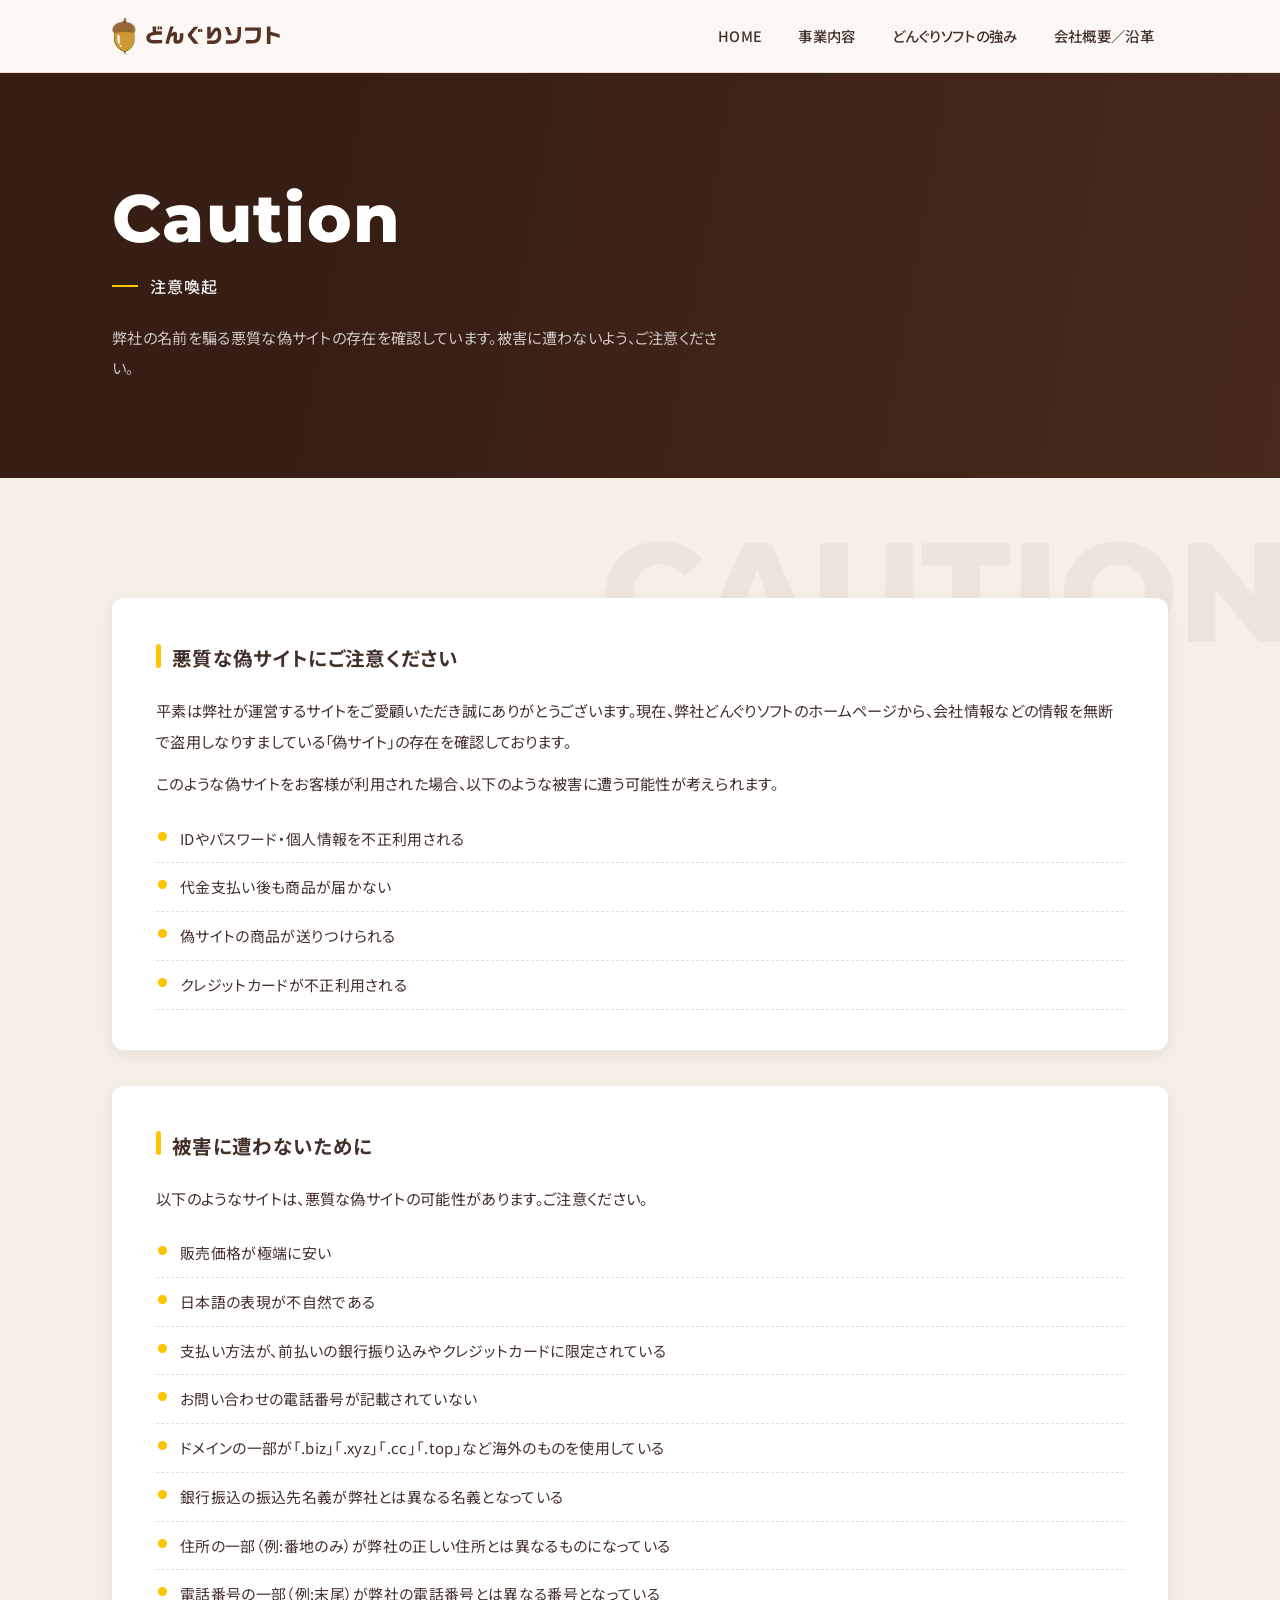
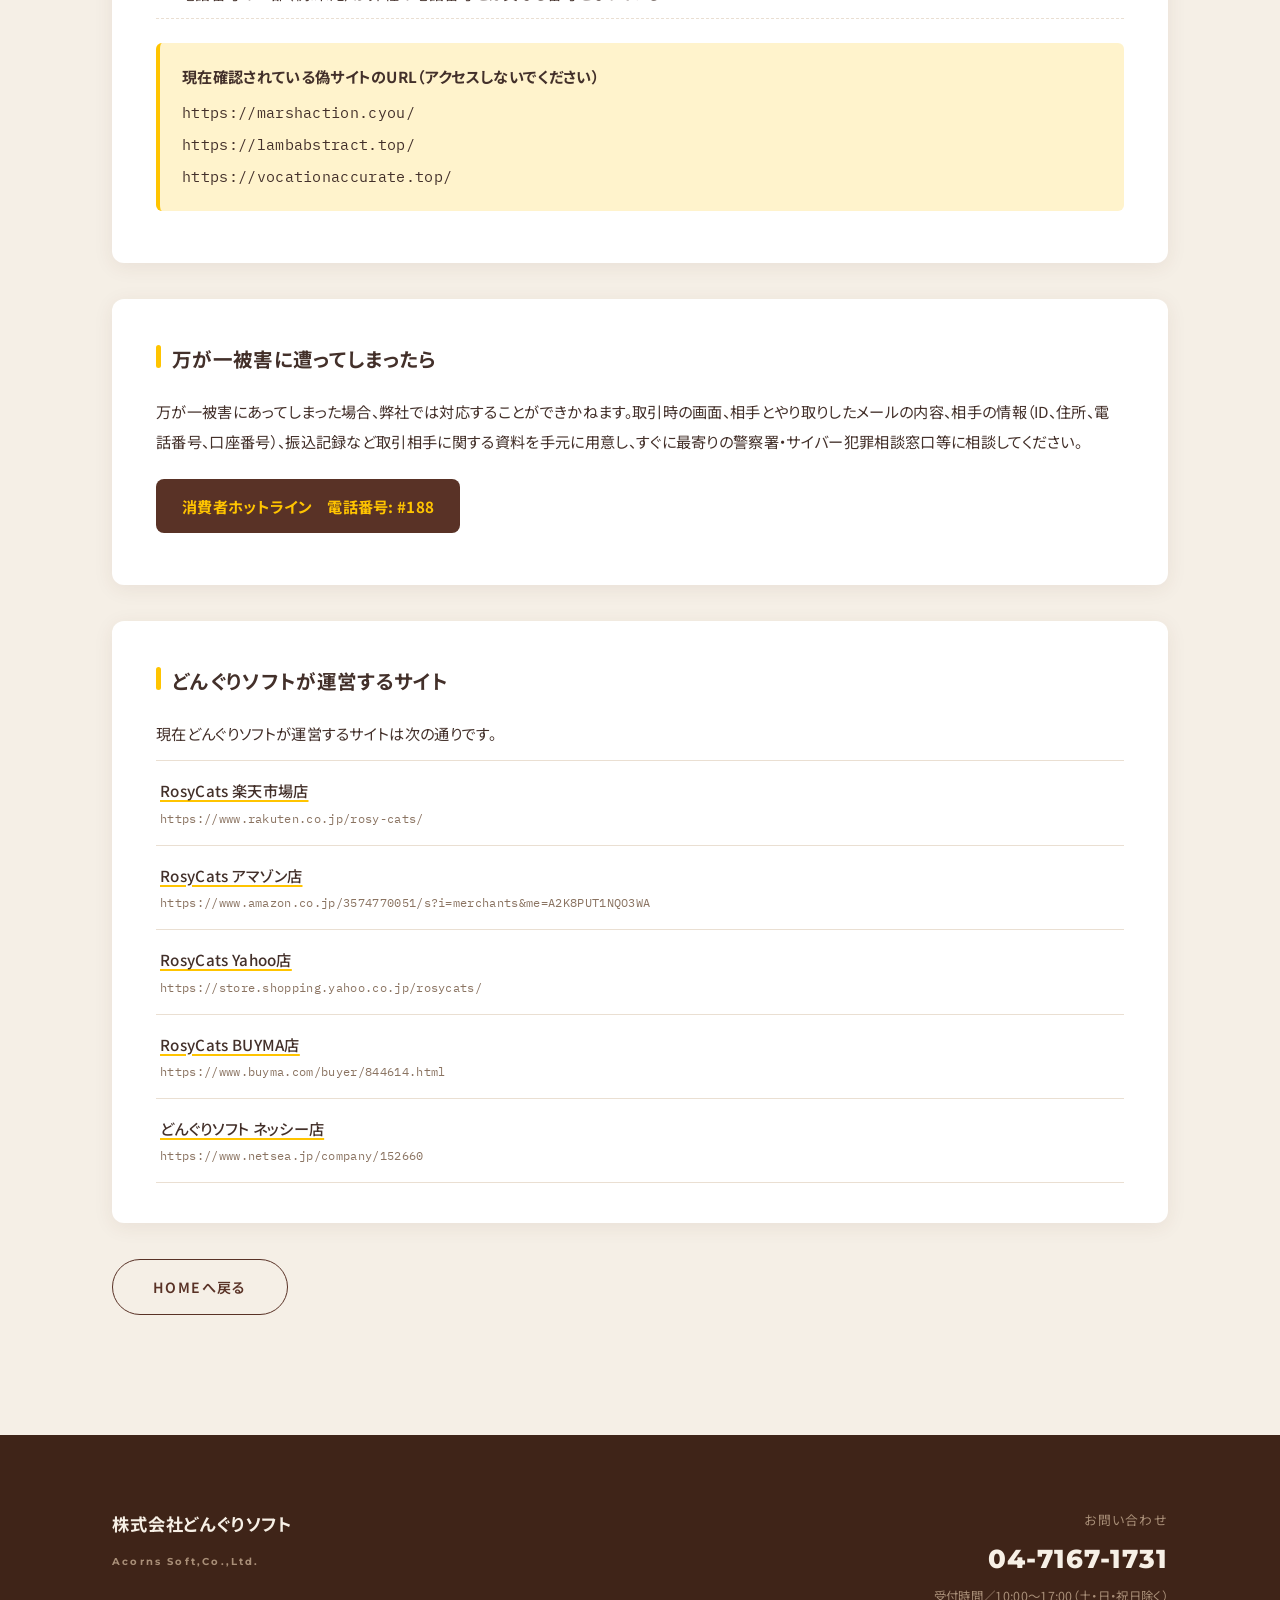
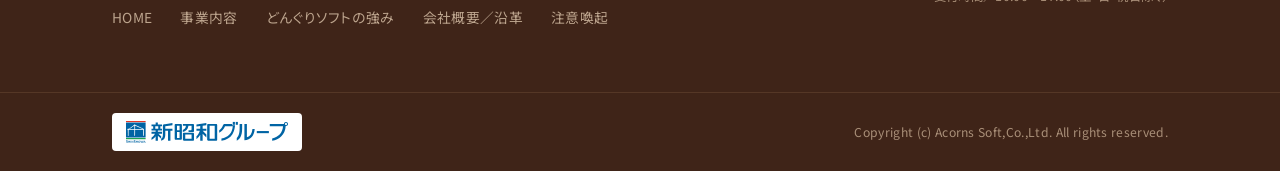
<file: caution.html>
<!doctype html>
<html lang="ja">
<head>
<meta charset="utf-8">
<title>注意喚起｜株式会社どんぐりソフト</title>
<meta name="description" content="どんぐりソフトの注意喚起ページです。弊社の名前を騙る偽サイトにご注意ください。">
<meta name="viewport" content="width=device-width, initial-scale=1">
<link rel="icon" href="images/favicon.ico">
<link rel="preconnect" href="https://fonts.googleapis.com">
<link rel="preconnect" href="https://fonts.gstatic.com" crossorigin>
<link href="https://fonts.googleapis.com/css2?family=IBM+Plex+Mono:wght@400;500&family=Montserrat:wght@700;800;900&family=Noto+Sans+JP:wght@400;500;700;900&display=swap" rel="stylesheet">
<link rel="stylesheet" href="css/style.css">
<script src="js/main.js" defer></script>
</head>
<body>

<header class="site-header">
  <div class="inner">
    <a class="brand" href="index.html">
      <img src="images/logo.svg" alt="株式会社どんぐりソフト">
    </a>
    <nav class="gnav" aria-label="サイト内メニュー">
      <ul>
        <li><a href="index.html">HOME</a></li>
        <li><a href="business.html">事業内容</a></li>
        <li><a href="advantage.html">どんぐりソフトの強み</a></li>
        <li><a href="outline.html">会社概要／沿革</a></li>
      </ul>
    </nav>
  </div>
</header>

<main>

  <section class="page-hero">
    <div class="inner">
      <p class="path">Caution</p>
      <h1>注意喚起</h1>
      <p class="desc">弊社の名前を騙る悪質な偽サイトの存在を確認しています。被害に遭わないよう、ご注意ください。</p>
    </div>
  </section>

  <section class="section gray">
    <p class="sec-ghost" aria-hidden="true">CAUTION</p>
    <div class="inner">

      <div class="caution-box reveal">
        <h3>悪質な偽サイトにご注意ください</h3>
        <p>平素は弊社が運営するサイトをご愛顧いただき誠にありがとうございます。現在、弊社どんぐりソフトのホームページから、会社情報などの情報を無断で盗用しなりすましている「偽サイト」の存在を確認しております。</p>
        <p>このような偽サイトをお客様が利用された場合、以下のような被害に遭う可能性が考えられます。</p>
        <ul class="check">
          <li>IDやパスワード・個人情報を不正利用される</li>
          <li>代金支払い後も商品が届かない</li>
          <li>偽サイトの商品が送りつけられる</li>
          <li>クレジットカードが不正利用される</li>
        </ul>
      </div>

      <div class="caution-box reveal">
        <h3>被害に遭わないために</h3>
        <p>以下のようなサイトは、悪質な偽サイトの可能性があります。ご注意ください。</p>
        <ul class="check">
          <li>販売価格が極端に安い</li>
          <li>日本語の表現が不自然である</li>
          <li>支払い方法が、前払いの銀行振り込みやクレジットカードに限定されている</li>
          <li>お問い合わせの電話番号が記載されていない</li>
          <li>ドメインの一部が「.biz」「.xyz」「.cc」「.top」など海外のものを使用している</li>
          <li>銀行振込の振込先名義が弊社とは異なる名義となっている</li>
          <li>住所の一部（例:番地のみ）が弊社の正しい住所とは異なるものになっている</li>
          <li>電話番号の一部（例:末尾）が弊社の電話番号とは異なる番号となっている</li>
        </ul>
        <p class="fake-urls">
          <span class="label">現在確認されている偽サイトのURL（アクセスしないでください）</span>
          https://marshaction.cyou/<br>
          https://lambabstract.top/<br>
          https://vocationaccurate.top/
        </p>
      </div>

      <div class="caution-box reveal">
        <h3>万が一被害に遭ってしまったら</h3>
        <p>万が一被害にあってしまった場合、弊社では対応することができかねます。取引時の画面、相手とやり取りしたメールの内容、相手の情報（ID、住所、電話番号、口座番号）、振込記録など取引相手に関する資料を手元に用意し、すぐに最寄りの警察署・サイバー犯罪相談窓口等に相談してください。</p>
        <p class="hotline">消費者ホットライン　電話番号: #188</p>
      </div>

      <div class="caution-box reveal">
        <h3>どんぐりソフトが運営するサイト</h3>
        <p>現在どんぐりソフトが運営するサイトは次の通りです。</p>
        <ul class="official-list">
          <li><a href="https://www.rakuten.co.jp/rosy-cats/" target="_blank" rel="noopener">RosyCats 楽天市場店</a><span class="url">https://www.rakuten.co.jp/rosy-cats/</span></li>
          <li><a href="https://www.amazon.co.jp/3574770051/s?i=merchants&amp;me=A2K8PUT1NQO3WA" target="_blank" rel="noopener">RosyCats アマゾン店</a><span class="url">https://www.amazon.co.jp/3574770051/s?i=merchants&amp;me=A2K8PUT1NQO3WA</span></li>
          <li><a href="https://store.shopping.yahoo.co.jp/rosycats/" target="_blank" rel="noopener">RosyCats Yahoo店</a><span class="url">https://store.shopping.yahoo.co.jp/rosycats/</span></li>
          <li><a href="https://www.buyma.com/buyer/844614.html" target="_blank" rel="noopener">RosyCats BUYMA店</a><span class="url">https://www.buyma.com/buyer/844614.html</span></li>
          <li><a href="https://www.netsea.jp/company/152660" target="_blank" rel="noopener">どんぐりソフト ネッシー店</a><span class="url">https://www.netsea.jp/company/152660</span></li>
        </ul>
      </div>

      <p class="reveal" style="margin-top:8px;"><a class="btn" href="index.html">HOMEへ戻る</a></p>

    </div>
  </section>

</main>

<footer class="site-footer">
  <div class="upper">
    <div class="inner">
      <div>
        <div class="f-brand">
          <span class="name">株式会社どんぐりソフト</span><br>
          <span class="en">Acorns Soft,Co.,Ltd.</span>
        </div>
        <nav aria-label="フッターメニュー">
          <ul>
            <li><a href="index.html">HOME</a></li>
            <li><a href="business.html">事業内容</a></li>
            <li><a href="advantage.html">どんぐりソフトの強み</a></li>
            <li><a href="outline.html">会社概要／沿革</a></li>
            <li><a href="caution.html">注意喚起</a></li>
          </ul>
        </nav>
      </div>
      <div class="f-contact">
        <p class="label">お問い合わせ</p>
        <a class="tel" href="tel:0471671731">04-7167-1731</a>
        <p class="hours">受付時間／10:00〜17:00（土・日・祝日除く）</p>
      </div>
    </div>
  </div>
  <div class="lower">
    <div class="inner">
      <a class="group-logo" href="https://www.shinshowa.co.jp/" target="_blank" rel="noopener"><img src="images/logo_shinshowa_group.svg" alt="新昭和グループ"></a>
      <p>Copyright (c) Acorns Soft,Co.,Ltd. All rights reserved.</p>
    </div>
  </div>
</footer>

</body>
</html>
</file>
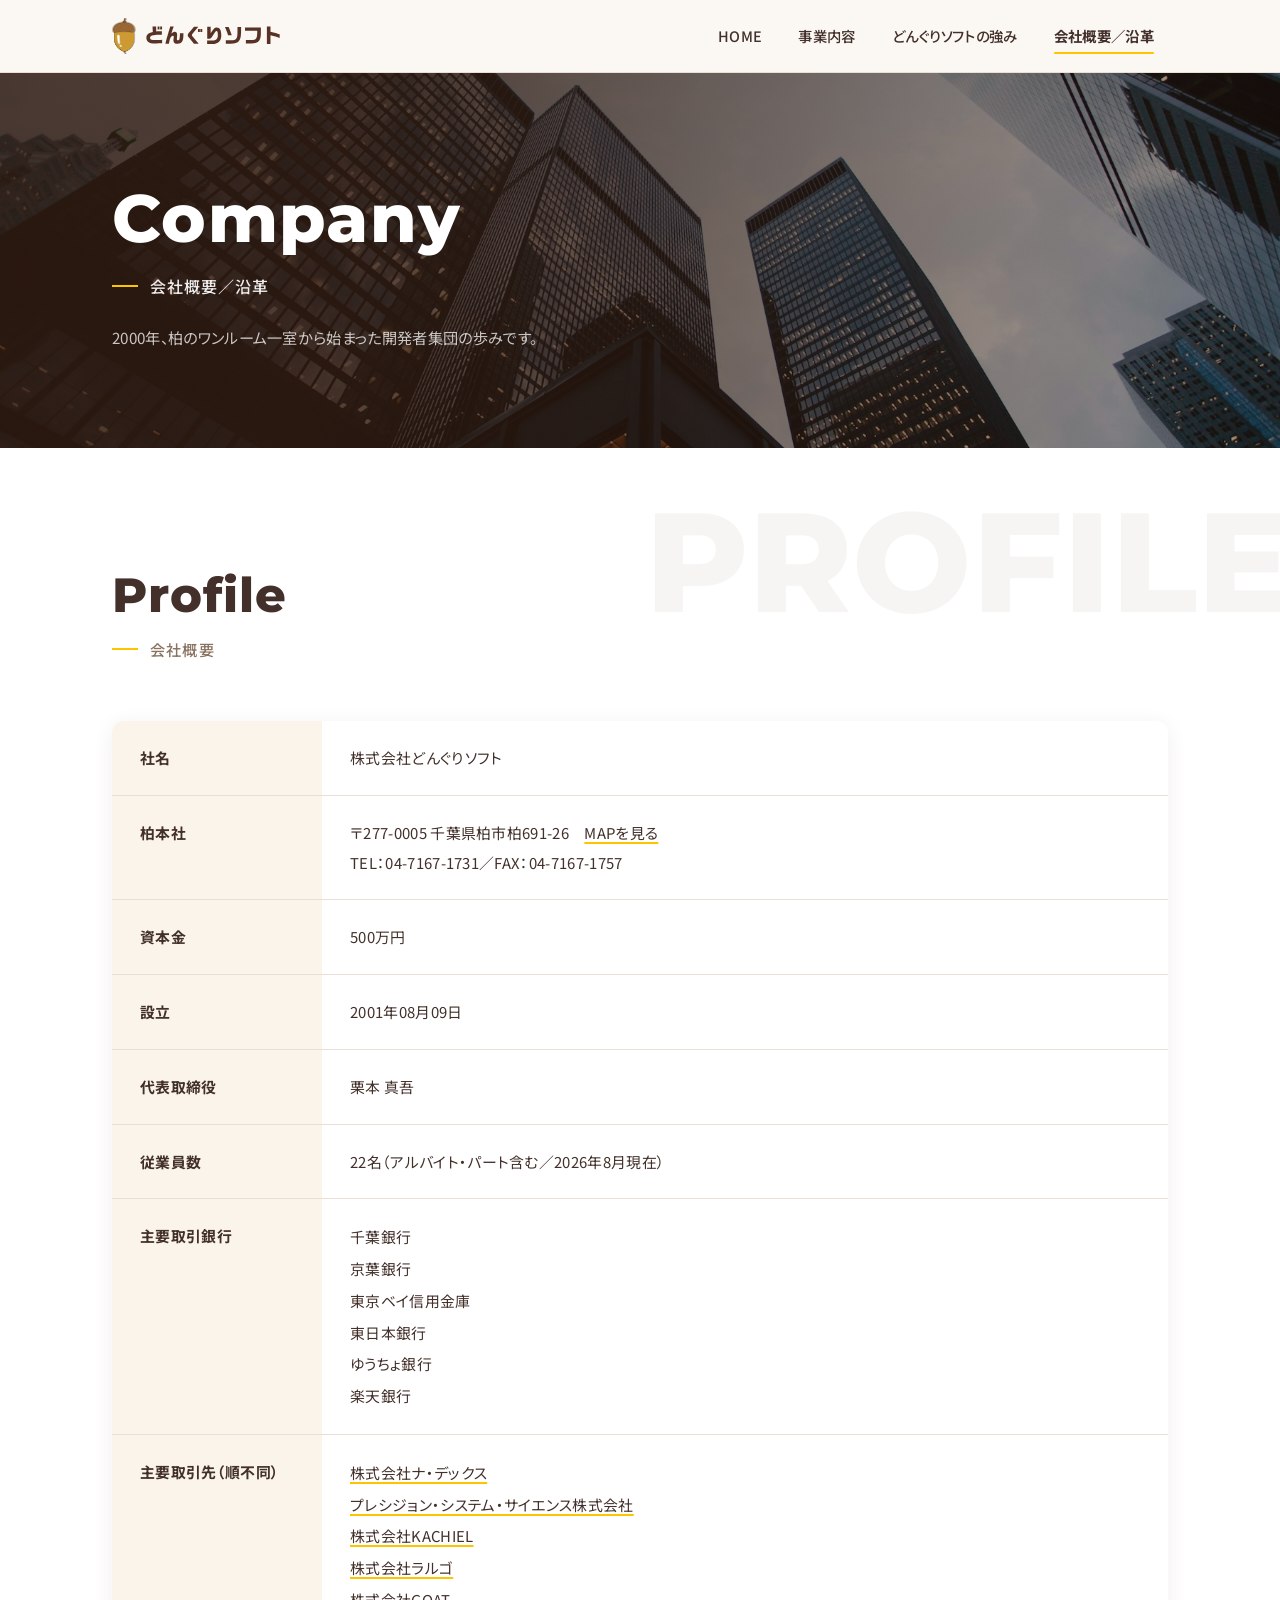
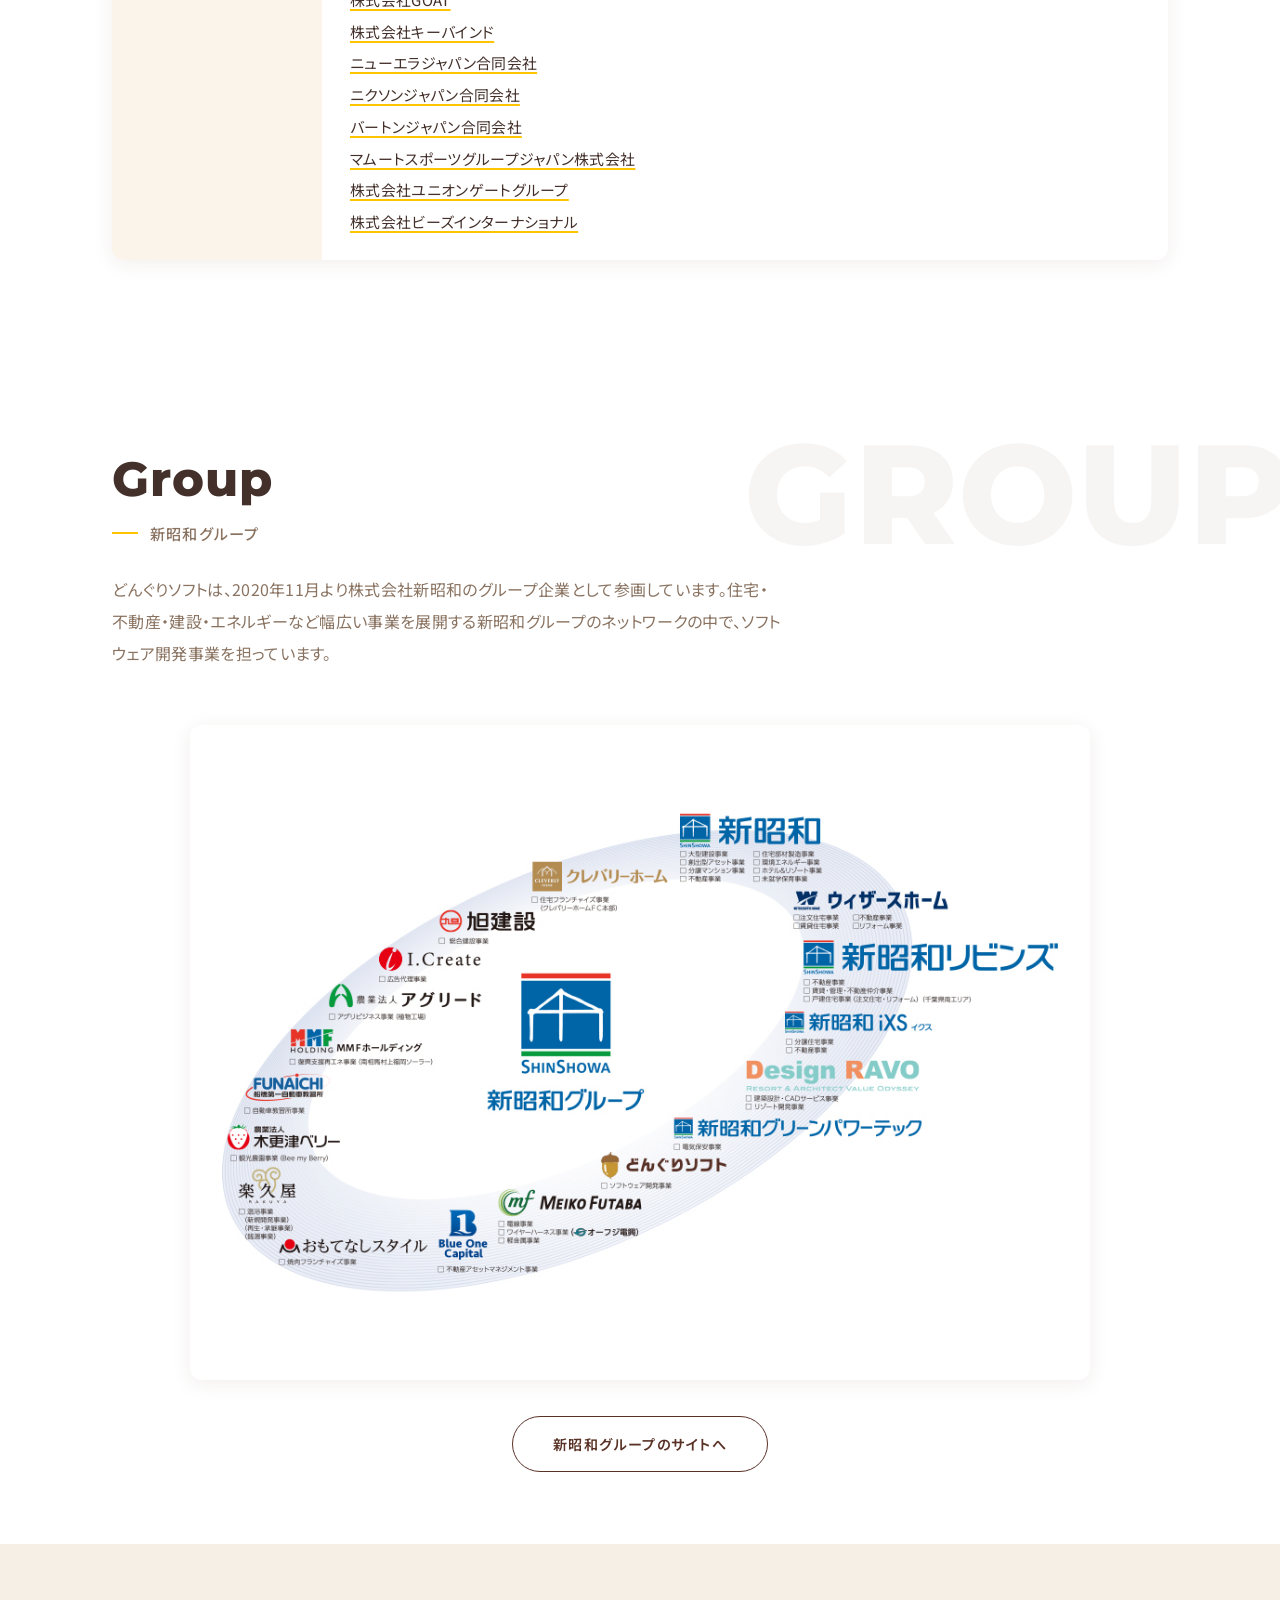
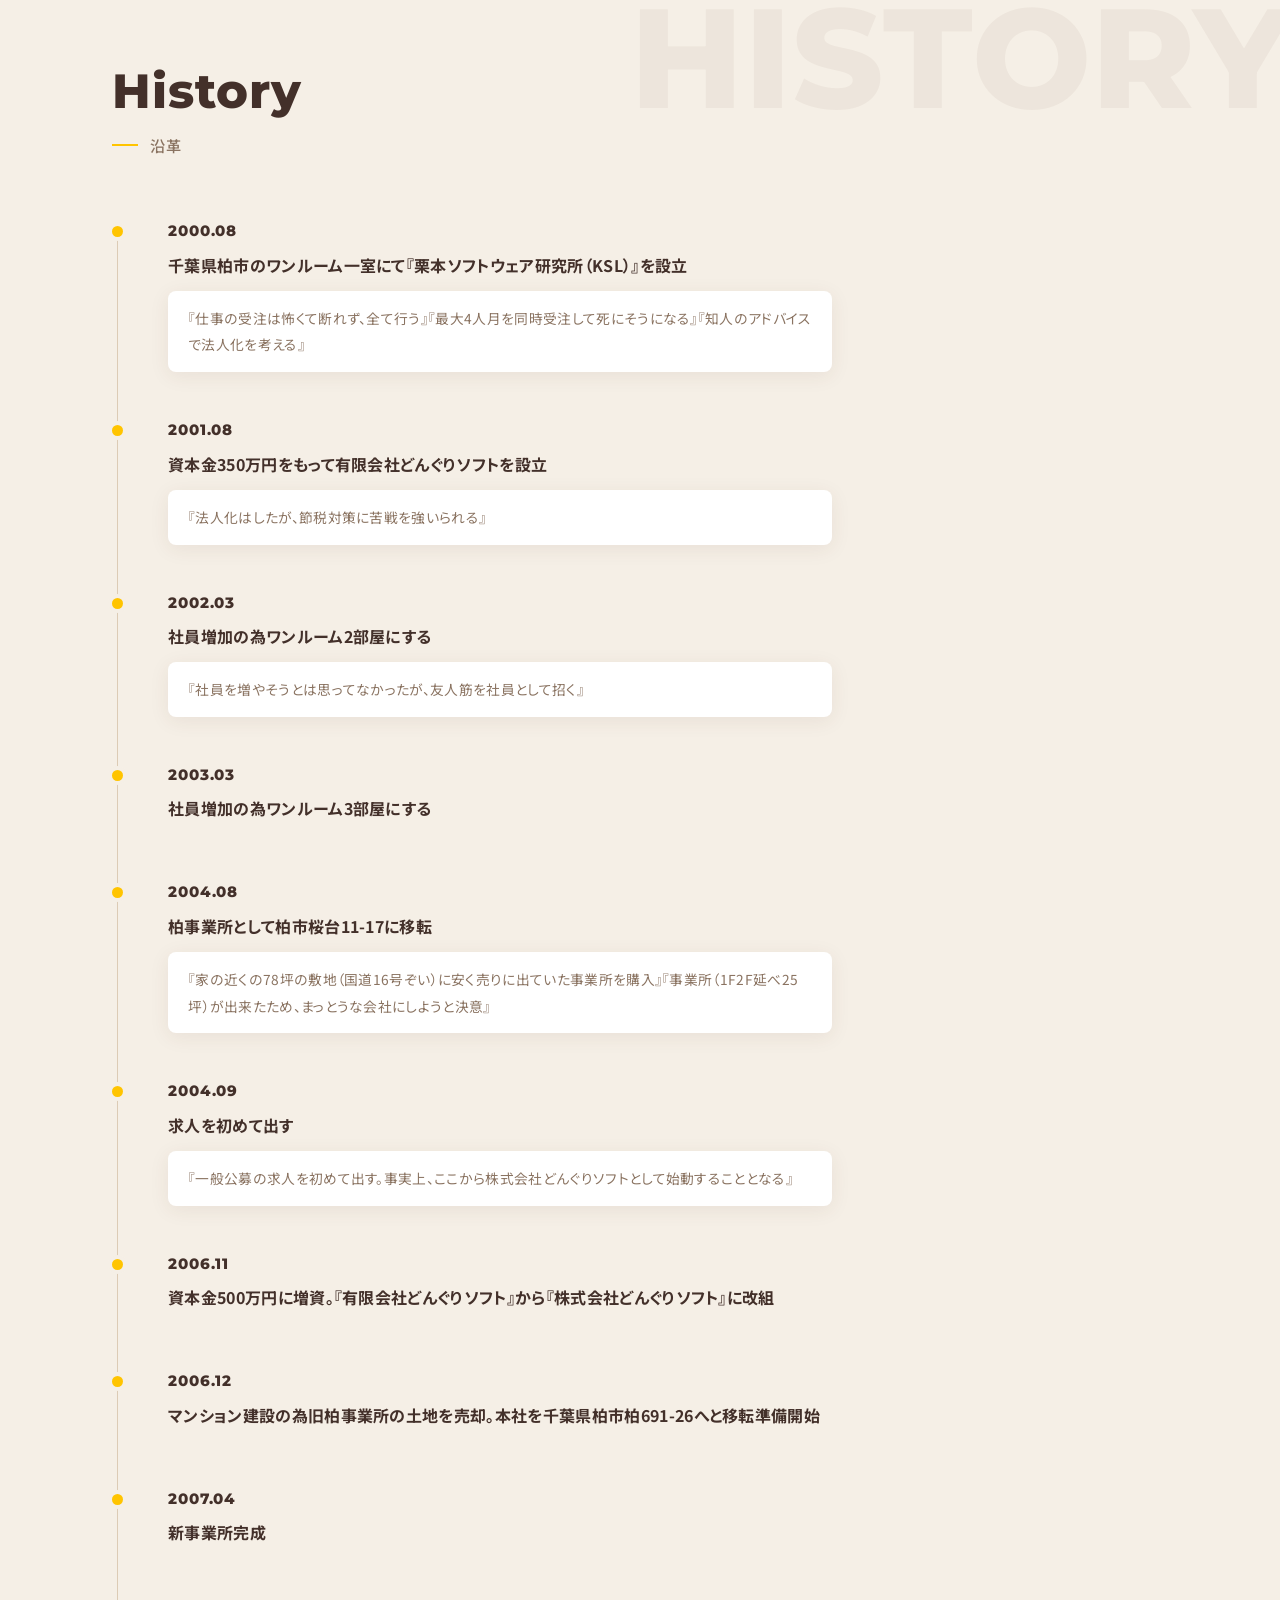
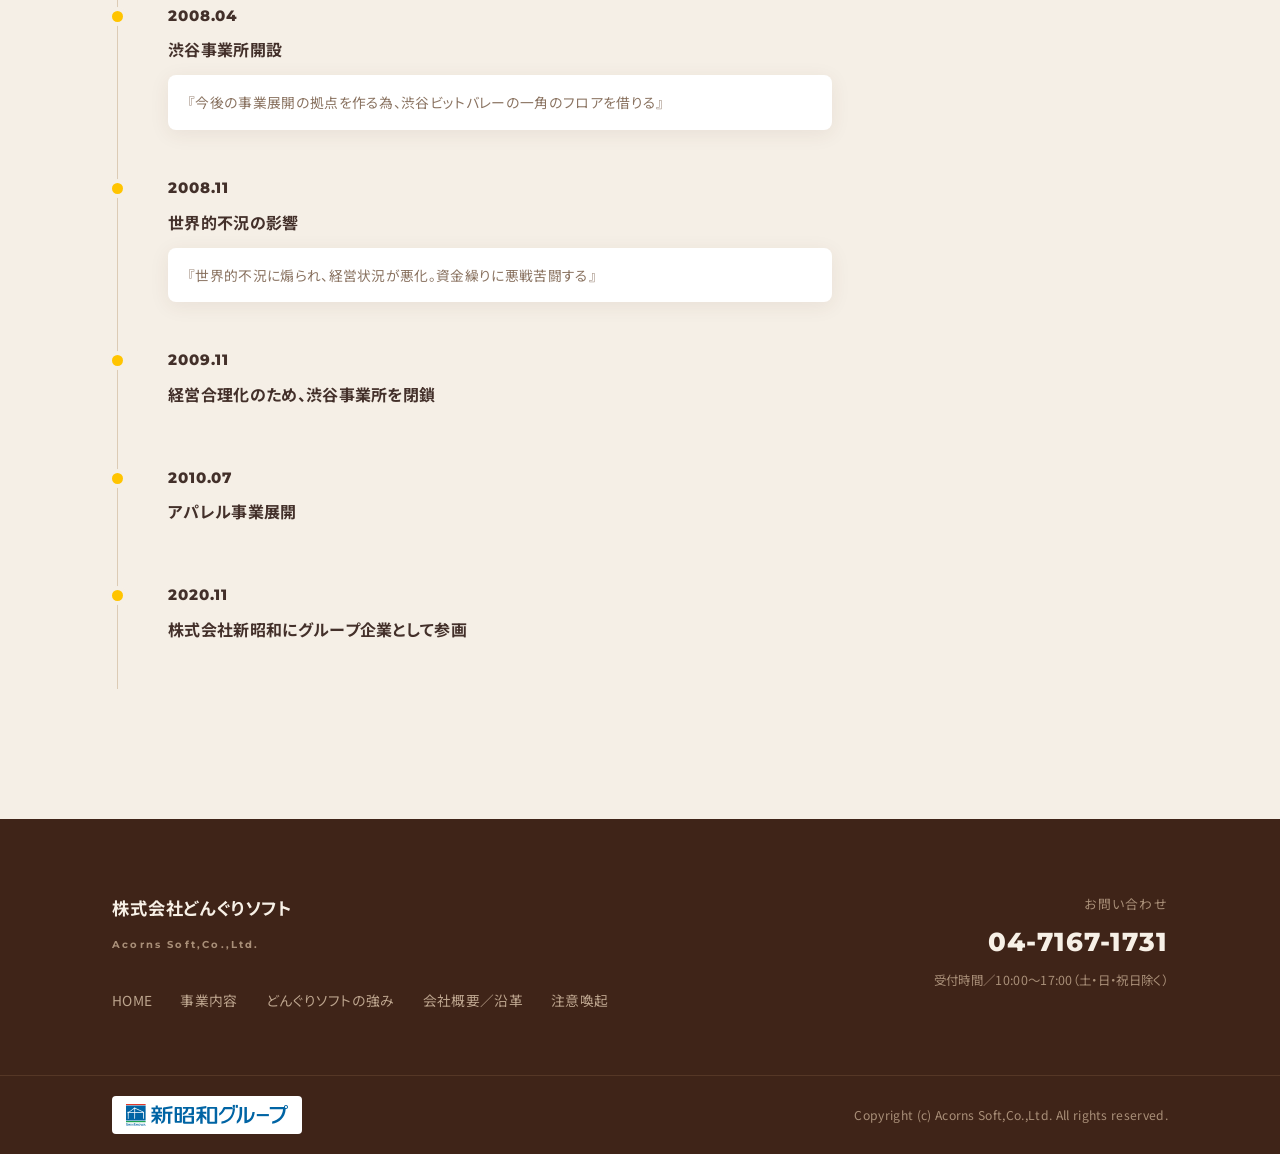
<file: outline.html>
<!doctype html>
<html lang="ja">
<head>
<meta charset="utf-8">
<title>会社概要／沿革｜株式会社どんぐりソフト</title>
<meta name="description" content="どんぐりソフトの会社概要／沿革ページです。">
<meta name="viewport" content="width=device-width, initial-scale=1">
<link rel="icon" href="images/favicon.ico">
<link rel="preconnect" href="https://fonts.googleapis.com">
<link rel="preconnect" href="https://fonts.gstatic.com" crossorigin>
<link href="https://fonts.googleapis.com/css2?family=IBM+Plex+Mono:wght@400;500&family=Montserrat:wght@700;800;900&family=Noto+Sans+JP:wght@400;500;700;900&display=swap" rel="stylesheet">
<link rel="stylesheet" href="css/style.css">
<script src="js/main.js" defer></script>
</head>
<body>

<header class="site-header">
  <div class="inner">
    <a class="brand" href="index.html">
      <img src="images/logo.svg" alt="株式会社どんぐりソフト">
    </a>
    <nav class="gnav" aria-label="サイト内メニュー">
      <ul>
        <li><a href="index.html">HOME</a></li>
        <li><a href="business.html">事業内容</a></li>
        <li><a href="advantage.html">どんぐりソフトの強み</a></li>
        <li><a href="outline.html" aria-current="page">会社概要／沿革</a></li>
      </ul>
    </nav>
  </div>
</header>

<main>

  <section class="page-hero" style="background-image:url('images/hero-outline.jpg');">
    <div class="inner">
      <p class="path">Company</p>
      <h1>会社概要／沿革</h1>
      <p class="desc">2000年、柏のワンルーム一室から始まった開発者集団の歩みです。</p>
    </div>
  </section>

  <section class="section white" id="outline">
    <p class="sec-ghost" aria-hidden="true">PROFILE</p>
    <div class="inner">
      <div class="sec-head reveal">
        <span class="en">Profile</span>
        <h2>会社概要</h2>
      </div>
      <table class="outline-table reveal d1">
        <tbody>
          <tr><th>社名</th><td>株式会社どんぐりソフト</td></tr>
          <tr><th>柏本社</th><td>〒277-0005 千葉県柏市柏691-26　<a href="https://goo.gl/maps/WGipUnZ5yXvTbrP89" target="_blank" rel="noopener">MAPを見る</a><br>TEL：04-7167-1731／FAX：04-7167-1757</td></tr>
          <tr><th>資本金</th><td>500万円</td></tr>
          <tr><th>設立</th><td>2001年08月09日</td></tr>
          <tr><th>代表取締役</th><td>栗本 真吾</td></tr>
          <tr><th>従業員数</th><td>22名（アルバイト・パート含む／2026年8月現在）</td></tr>
          <tr><th>主要取引銀行</th><td>
            <ul>
              <li>千葉銀行</li>
              <li>京葉銀行</li>
              <li>東京ベイ信用金庫</li>
              <li>東日本銀行</li>
              <li>ゆうちょ銀行</li>
              <li>楽天銀行</li>
            </ul>
          </td></tr>
          <tr><th>主要取引先（順不同）</th><td>
            <ul>
              <li><a href="https://www.nadex.co.jp/" target="_blank" rel="noopener">株式会社ナ・デックス</a></li>
              <li><a href="http://www.pss.co.jp/" target="_blank" rel="noopener">プレシジョン・システム・サイエンス株式会社</a></li>
              <li><a href="https://kachiel.jp/" target="_blank" rel="noopener">株式会社KACHIEL</a></li>
              <li><a href="http://www.largo.jp/" target="_blank" rel="noopener">株式会社ラルゴ</a></li>
              <li><a href="https://goat-inc.co.jp/" target="_blank" rel="noopener">株式会社GOAT</a></li>
              <li><a href="https://www.keybind.com/" target="_blank" rel="noopener">株式会社キーバインド</a></li>
              <li><a href="https://www.neweracap.jp/" target="_blank" rel="noopener">ニューエラジャパン合同会社</a></li>
              <li><a href="https://www.nixon.com/us/en" target="_blank" rel="noopener">ニクソンジャパン合同会社</a></li>
              <li><a href="https://www.burton.com/jp/ja/home" target="_blank" rel="noopener">バートンジャパン合同会社</a></li>
              <li><a href="https://www.mammut.jp/" target="_blank" rel="noopener">マムートスポーツグループジャパン株式会社</a></li>
              <li><a href="https://www.uniongategroup.com/" target="_blank" rel="noopener">株式会社ユニオンゲートグループ</a></li>
              <li><a href="https://bs-intl.jp/" target="_blank" rel="noopener">株式会社ビーズインターナショナル</a></li>
            </ul>
          </td></tr>
        </tbody>
      </table>
    </div>
  </section>

  <section class="section white tight" id="group">
    <p class="sec-ghost" aria-hidden="true">GROUP</p>
    <div class="inner">
      <div class="sec-head reveal">
        <span class="en">Group</span>
        <h2>新昭和グループ</h2>
        <p class="lede">どんぐりソフトは、2020年11月より株式会社新昭和のグループ企業として参画しています。住宅・不動産・建設・エネルギーなど幅広い事業を展開する新昭和グループのネットワークの中で、ソフトウェア開発事業を担っています。</p>
      </div>
      <figure class="group-figure reveal d1">
        <img src="images/group_network2026.jpg" alt="新昭和グループネットワーク(グループ企業一覧)" loading="lazy" width="900" height="636">
      </figure>
      <p class="reveal d2" style="margin-top:36px; text-align:center;"><a class="btn" href="https://www.shinshowa.co.jp/" target="_blank" rel="noopener">新昭和グループのサイトへ</a></p>
    </div>
  </section>

  <section class="section gray" id="history">
    <p class="sec-ghost" aria-hidden="true">HISTORY</p>
    <div class="inner">
      <div class="sec-head reveal">
        <span class="en">History</span>
        <h2>沿革</h2>
      </div>
      <div class="timeline reveal d1">
        <div class="item">
          <p class="when">2000.08</p>
          <p class="what">千葉県柏市のワンルーム一室にて『栗本ソフトウェア研究所（KSL）』を設立</p>
          <div class="memo">『仕事の受注は怖くて断れず、全て行う』『最大4人月を同時受注して死にそうになる』『知人のアドバイスで法人化を考える』</div>
        </div>
        <div class="item">
          <p class="when">2001.08</p>
          <p class="what">資本金350万円をもって有限会社どんぐりソフトを設立</p>
          <div class="memo">『法人化はしたが、節税対策に苦戦を強いられる』</div>
        </div>
        <div class="item">
          <p class="when">2002.03</p>
          <p class="what">社員増加の為ワンルーム2部屋にする</p>
          <div class="memo">『社員を増やそうとは思ってなかったが、友人筋を社員として招く』</div>
        </div>
        <div class="item">
          <p class="when">2003.03</p>
          <p class="what">社員増加の為ワンルーム3部屋にする</p>
        </div>
        <div class="item">
          <p class="when">2004.08</p>
          <p class="what">柏事業所として柏市桜台11-17に移転</p>
          <div class="memo">『家の近くの78坪の敷地（国道16号ぞい）に安く売りに出ていた事業所を購入』『事業所（1F2F延べ25坪）が出来たため、まっとうな会社にしようと決意』</div>
        </div>
        <div class="item">
          <p class="when">2004.09</p>
          <p class="what">求人を初めて出す</p>
          <div class="memo">『一般公募の求人を初めて出す。事実上、ここから株式会社どんぐりソフトとして始動することとなる』</div>
        </div>
        <div class="item">
          <p class="when">2006.11</p>
          <p class="what">資本金500万円に増資。『有限会社どんぐりソフト』から『株式会社どんぐりソフト』に改組</p>
        </div>
        <div class="item">
          <p class="when">2006.12</p>
          <p class="what">マンション建設の為旧柏事業所の土地を売却。本社を千葉県柏市柏691-26へと移転準備開始</p>
        </div>
        <div class="item">
          <p class="when">2007.04</p>
          <p class="what">新事業所完成</p>
        </div>
        <div class="item">
          <p class="when">2008.04</p>
          <p class="what">渋谷事業所開設</p>
          <div class="memo">『今後の事業展開の拠点を作る為、渋谷ビットバレーの一角のフロアを借りる』</div>
        </div>
        <div class="item">
          <p class="when">2008.11</p>
          <p class="what">世界的不況の影響</p>
          <div class="memo">『世界的不況に煽られ、経営状況が悪化。資金繰りに悪戦苦闘する』</div>
        </div>
        <div class="item">
          <p class="when">2009.11</p>
          <p class="what">経営合理化のため、渋谷事業所を閉鎖</p>
        </div>
        <div class="item">
          <p class="when">2010.07</p>
          <p class="what">アパレル事業展開</p>
        </div>
        <div class="item">
          <p class="when">2020.11</p>
          <p class="what">株式会社新昭和にグループ企業として参画</p>
        </div>
      </div>
    </div>
  </section>

</main>

<footer class="site-footer">
  <div class="upper">
    <div class="inner">
      <div>
        <div class="f-brand">
          <span class="name">株式会社どんぐりソフト</span><br>
          <span class="en">Acorns Soft,Co.,Ltd.</span>
        </div>
        <nav aria-label="フッターメニュー">
          <ul>
            <li><a href="index.html">HOME</a></li>
            <li><a href="business.html">事業内容</a></li>
            <li><a href="advantage.html">どんぐりソフトの強み</a></li>
            <li><a href="outline.html">会社概要／沿革</a></li>
            <li><a href="caution.html">注意喚起</a></li>
          </ul>
        </nav>
      </div>
      <div class="f-contact">
        <p class="label">お問い合わせ</p>
        <a class="tel" href="tel:0471671731">04-7167-1731</a>
        <p class="hours">受付時間／10:00〜17:00（土・日・祝日除く）</p>
      </div>
    </div>
  </div>
  <div class="lower">
    <div class="inner">
      <a class="group-logo" href="https://www.shinshowa.co.jp/" target="_blank" rel="noopener"><img src="images/logo_shinshowa_group.svg" alt="新昭和グループ"></a>
      <p>Copyright (c) Acorns Soft,Co.,Ltd. All rights reserved.</p>
    </div>
  </div>
</footer>

</body>
</html>
</file>
<file: css/style.css>
/* ============================================================
   どんぐりソフト コーポレートサイト リニューアル ドラフト v4
   余白 × 細線 × 柔らかい影 — 洗練されたミニマル
   イエロー #ffc400 は「要所だけ」のアクセント
   ============================================================ */
:root {
  --yellow: #ffc400;
  --yellow-soft: #fff3cc;
  --ink: #593226;        /* ロゴのブランドブラウン */
  --white: #ffffff;
  --base: #fbf8f3;      /* どんぐりの実を思わせる暖かい白 */
  --gray: #f5efe6;      /* 交互セクション(ベージュ) */
  --txt: #43302a;
  --txt-weak: #8a7361;
  --line: #eadfd2;
  --shadow-sm: 0 4px 20px rgba(89, 50, 38, .08);
  --shadow-md: 0 16px 48px rgba(89, 50, 38, .13);
  --en: "Montserrat", sans-serif;
  --sans: "Noto Sans JP", "Hiragino Kaku Gothic ProN", "Yu Gothic", sans-serif;
  --mono: "IBM Plex Mono", "Consolas", monospace;
  --max: 1120px;
  --r: 12px;
}

* { margin: 0; padding: 0; box-sizing: border-box; }

html { scroll-behavior: smooth; }

body {
  font-family: var(--sans);
  color: var(--txt);
  background: var(--base);
  font-size: 16px;
  line-height: 2;
  letter-spacing: .02em;
  font-feature-settings: "palt";
  -webkit-font-smoothing: antialiased;
}
body.has-intro { overflow: hidden; }

img { max-width: 100%; display: block; }
a { color: inherit; }
ul { list-style: none; }

.inner { max-width: var(--max); margin: 0 auto; padding: 0 32px; }

a:focus-visible, .btn:focus-visible, summary:focus-visible {
  outline: 2px solid var(--ink); outline-offset: 3px; border-radius: 2px;
}

/* ============================================================
   イントロ — 白磁のような静かな幕開け
   ============================================================ */
.intro {
  position: fixed; inset: 0; z-index: 999;
  display: grid; place-items: center;
  pointer-events: none;
}
.intro::before {
  content: ""; position: absolute; inset: 0;
  background: var(--white);
  transition: transform .8s cubic-bezier(.77, 0, .18, 1);
}
.intro .intro-logo {
  position: relative; z-index: 2; text-align: center;
  animation: intro-fade 1s ease both .2s;
  transition: opacity .35s;
}
.intro .intro-logo img { display: block; width: min(250px, 64vw); height: auto; margin: 0 auto; }
.intro .intro-logo .t1 {
  font-family: var(--en); font-weight: 800; font-size: 1.3rem; letter-spacing: .3em;
  color: var(--ink); display: block; line-height: 1.4; text-indent: .3em;
}
.intro .intro-logo .t2 {
  font-size: .78rem; font-weight: 500; letter-spacing: .42em; color: var(--txt-weak); display: block; text-indent: .42em;
}
@keyframes intro-fade {
  from { opacity: 0; transform: translateY(16px); }
  to   { opacity: 1; transform: none; }
}
.intro.is-done .intro-logo { opacity: 0; }
.intro.is-done::before { transform: translateY(-101%); }

/* ============================================================
   ページ遷移ワイプ(黄→茶の2枚幕が横に走る)
   ============================================================ */
.page-wipe { position: fixed; inset: 0; z-index: 990; pointer-events: none; }
.page-wipe i {
  position: absolute; inset: 0; display: block;
  transform: translateX(-102%);
}
/* 1枚目: 淡いタンの露払い / 2枚目: 背景色ベージュの本幕(先端に細い黄色のライン) */
.page-wipe i:nth-child(1) { background: #eee3d3; }
.page-wipe i:nth-child(2) { background: var(--base); }
.page-wipe i:nth-child(2)::after {
  content: ""; position: absolute; top: 0; bottom: 0; right: -3px; width: 3px;
  background: var(--yellow);
}
/* 退場: 左から入ってきて画面を覆う */
.page-wipe.is-enter i {
  animation: wipe-in .55s cubic-bezier(.77, 0, .18, 1) forwards;
}
.page-wipe.is-enter i:nth-child(2) { animation-delay: .12s; }
@keyframes wipe-in { from { transform: translateX(-102%); } to { transform: translateX(0); } }
/* 入場: 画面を覆った状態から右へ抜ける */
.page-wipe.is-cover i { transform: translateX(0); }
.page-wipe.is-leave i {
  animation: wipe-out .55s cubic-bezier(.77, 0, .18, 1) forwards;
}
.page-wipe.is-leave i:nth-child(1) { animation-delay: .12s; }
@keyframes wipe-out { from { transform: translateX(0); } to { transform: translateX(102%); } }

/* ============================================================
   スクロールで出現
   ============================================================ */
.reveal { opacity: 0; transform: translateY(36px); transition: opacity .9s cubic-bezier(.22,.61,.36,1), transform .9s cubic-bezier(.22,.61,.36,1); }
.reveal.rv-left  { transform: translateX(-42px); }
.reveal.rv-right { transform: translateX(42px); }
.reveal.is-visible { opacity: 1; transform: none; }
.reveal.d1 { transition-delay: .12s; }
.reveal.d2 { transition-delay: .24s; }
.reveal.d3 { transition-delay: .36s; }

/* ---------- Header ---------- */
.site-header {
  position: sticky; top: 0; z-index: 100;
  background: rgba(251, 248, 243, .9);
  backdrop-filter: blur(12px);
  -webkit-backdrop-filter: blur(12px);
  border-bottom: 1px solid var(--line);
}
.site-header .inner {
  display: flex; align-items: center; justify-content: space-between;
  height: 72px;
}
.brand { display: flex; align-items: center; gap: 11px; text-decoration: none; color: var(--ink); }
.brand img { display: block; height: 36px; width: auto; transition: opacity .3s; }
.brand:hover img { opacity: .72; }
.brand .name { font-weight: 700; font-size: 1.02rem; letter-spacing: .05em; }
.brand .en { font-family: var(--en); font-weight: 700; font-size: .58rem; letter-spacing: .22em; color: var(--txt-weak); display: block; line-height: 1.4; }
.gnav ul { display: flex; gap: 8px; }
.gnav a {
  display: block; padding: 8px 14px; text-decoration: none;
  color: var(--txt); font-size: .9rem; font-weight: 500;
  position: relative;
  transition: color .25s;
}
.gnav a::after {
  content: ""; position: absolute; left: 14px; right: 14px; bottom: 4px; height: 2px;
  background: var(--yellow); border-radius: 2px;
  transform: scaleX(0); transform-origin: left;
  transition: transform .3s cubic-bezier(.22,.61,.36,1);
}
.gnav a:hover::after { transform: scaleX(1); }
.gnav a[aria-current="page"] { font-weight: 700; }
.gnav a[aria-current="page"]::after { transform: scaleX(1); }
@media (max-width: 720px) {
  .site-header .inner { flex-direction: column; height: auto; padding-top: 12px; padding-bottom: 10px; gap: 2px; }
  .gnav ul { flex-wrap: wrap; justify-content: center; gap: 0; }
  .gnav a { padding: 6px 10px; font-size: .84rem; }
}

/* ============================================================
   Hero (top) — 余白と大きなタイポグラフィ
   ============================================================ */
.hero {
  background: var(--base);
  color: var(--ink);
  padding: 120px 0 140px;
  position: relative;
  overflow: hidden;
}
.hero .ghost {
  position: absolute; right: -2%; top: 30px; z-index: 0;
  font-family: var(--en); font-weight: 800; line-height: 1;
  font-size: clamp(6rem, 16vw, 14rem); letter-spacing: .02em;
  color: rgba(89, 50, 38, .06);
  user-select: none; pointer-events: none; white-space: nowrap;
}
.hero .inner {
  display: grid; grid-template-columns: 1.05fr .95fr; gap: 72px; align-items: center;
  position: relative; z-index: 1;
}
.hero-copy .lead-mono {
  display: block;
  font-family: var(--mono); font-size: .8rem;
  color: var(--txt-weak);
  margin-bottom: 28px;
}
.hero-copy h1 {
  font-size: clamp(1.9rem, 4vw, 3rem);
  font-weight: 900; line-height: 1.6; letter-spacing: .03em;
  margin-bottom: 28px;
}
.hero-copy h1 .marker {
  background: linear-gradient(transparent 68%, var(--yellow) 68%);
  padding: 0 2px;
}
.hero-copy p.sub { color: var(--txt-weak); max-width: 32em; }
.hero-copy .hero-actions { margin-top: 44px; display: flex; gap: 16px; flex-wrap: wrap; }
/* 入場アニメーション(イントロ後) */
.hero-copy > * { animation: rise .9s cubic-bezier(.22,.61,.36,1) both; }
.hero-copy .lead-mono { animation-delay: 1.7s; }
.hero-copy h1 { animation-delay: 1.8s; }
.hero-copy p.sub { animation-delay: 1.95s; }
.hero-copy .hero-actions { animation-delay: 2.1s; }
@keyframes rise { from { opacity: 0; transform: translateY(33px); } to { opacity: 1; transform: none; } }

/* 写真 × コードカードのレイヤー */
.hero-visual { position: relative; animation: rise 1s cubic-bezier(.22,.61,.36,1) both 1.9s; }
.hero-visual .photo {
  border-radius: var(--r);
  box-shadow: var(--shadow-md);
  overflow: hidden;
}
.hero-visual .photo img { width: 100%; height: 420px; object-fit: cover; }
.hero-visual .code-card {
  position: absolute; left: -44px; bottom: -40px; width: min(76%, 350px); z-index: 2;
}
.code-card {
  background: #3f2418;
  border-radius: 10px;
  box-shadow: var(--shadow-md);
  font-family: var(--mono); font-size: .76rem; line-height: 1.85;
  overflow: hidden;
}
.code-card .bar {
  display: flex; align-items: center; gap: 7px;
  padding: 9px 14px; border-bottom: 1px solid #553726;
  color: #a98f78; font-size: .7rem;
}
.code-card .bar i { width: 9px; height: 9px; border-radius: 50%; background: #6a462f; display: inline-block; }
.code-card .bar i:first-child { background: var(--yellow); }
.code-card pre { padding: 16px 18px; overflow-x: auto; color: #f7f0e6; }
.code-card .c-com { color: #a98f78; }
.code-card .c-kw { color: var(--yellow); }
.code-card .c-fn { color: #8ecdf0; }
@media (max-width: 860px) {
  .hero { padding: 72px 0 110px; }
  .hero .inner { grid-template-columns: 1fr; gap: 48px; }
  .hero-visual .photo img { height: 280px; }
  .hero-visual .code-card { left: 16px; bottom: -48px; }
}

/* ============================================================
   Page hero (下層)
   ============================================================ */
.page-hero {
  position: relative;
  background-color: var(--ink);
  background-size: cover; background-position: center;
  color: var(--white);
  padding: 110px 0 96px;
  overflow: hidden;
}
.page-hero::before {
  content: ""; position: absolute; inset: 0;
  background: linear-gradient(100deg, rgba(48, 27, 17, .85) 25%, rgba(48, 27, 17, .4) 100%);
}
.page-hero .inner { position: relative; z-index: 1; }
.page-hero .path {
  font-family: var(--en); font-weight: 800;
  font-size: clamp(2.4rem, 6.4vw, 4.2rem); line-height: 1.05; letter-spacing: .02em;
  animation: rise .9s cubic-bezier(.22,.61,.36,1) both .1s;
}
.page-hero h1 {
  font-size: 1rem; font-weight: 500; margin-top: 16px; letter-spacing: .06em;
  padding-left: 38px; position: relative; color: rgba(255,255,255,.92);
  animation: rise .9s cubic-bezier(.22,.61,.36,1) both .28s;
}
.page-hero h1::before {
  content: ""; position: absolute; left: 0; top: 50%; transform: translateY(-50%);
  width: 26px; height: 2px; background: var(--yellow);
}
.page-hero p.desc { margin-top: 20px; max-width: 40em; color: rgba(255,255,255,.75); font-size: .95rem; animation: rise .9s cubic-bezier(.22,.61,.36,1) both .44s; }

/* ---------- Sections ---------- */
.section { padding: 120px 0; position: relative; overflow: hidden; }
.section.tight { padding: 72px 0; }
.section.dark { background: #3f2418; color: #f7f0e6; }
.section.white { background: var(--white); }
.section.gray { background: var(--gray); }
.sec-head { margin-bottom: 56px; }
.sec-head .en {
  font-family: var(--en); font-weight: 800;
  font-size: clamp(2rem, 4.6vw, 3rem); line-height: 1.15; letter-spacing: .02em;
  display: block;
}
.sec-head h2 {
  display: inline-block;
  font-size: .95rem; font-weight: 500; line-height: 1.6; letter-spacing: .08em;
  margin-top: 14px; padding-left: 38px; position: relative; color: var(--txt-weak);
}
.section.dark .sec-head h2 { color: #bda58e; }
.sec-head h2::before {
  content: ""; position: absolute; left: 0; top: 50%; transform: translateY(-50%);
  width: 26px; height: 2px; background: var(--yellow);
}
.sec-head p.lede { margin-top: 24px; max-width: 42em; color: var(--txt-weak); }
.section.dark .sec-head p.lede { color: #bda58e; }
/* セクション背景のゴースト文字 — ごく淡く */
.sec-ghost {
  position: absolute; top: 44px; right: -1%; z-index: 0;
  font-family: var(--en); font-weight: 800; line-height: 1;
  font-size: clamp(4rem, 11vw, 9rem);
  color: rgba(89, 50, 38, .05);
  user-select: none; pointer-events: none; white-space: nowrap;
}
.section.dark .sec-ghost { color: rgba(255, 255, 255, .045); }
.section > .inner { position: relative; z-index: 1; }
@media (max-width: 720px) { .section { padding: 76px 0; } }

/* ---------- Buttons ---------- */
.btn {
  display: inline-block; padding: 13px 40px;
  border: 1px solid var(--ink); color: var(--ink);
  text-decoration: none; font-size: .88rem; font-weight: 600; letter-spacing: .1em;
  background: transparent; border-radius: 999px;
  transition: background .3s, color .3s, border-color .3s, transform .3s, box-shadow .3s;
}
.btn:hover { background: var(--ink); color: var(--white); transform: translateY(-2px); box-shadow: var(--shadow-sm); }
.btn.solid { background: var(--yellow); border-color: var(--yellow); color: var(--ink); }
.btn.solid:hover { background: var(--ink); border-color: var(--ink); color: var(--white); }
.section.dark .btn { border-color: rgba(255,255,255,.5); color: #f7f0e6; }
.section.dark .btn:hover { background: var(--yellow); border-color: var(--yellow); color: var(--ink); }

/* ---------- 注意喚起 ---------- */
.notice { background: var(--yellow-soft); border-bottom: 1px solid var(--line); }
.notice .inner {
  display: flex; align-items: center; justify-content: space-between; gap: 16px;
  padding-top: 14px; padding-bottom: 14px; flex-wrap: wrap;
}
.notice p { font-size: .88rem; font-weight: 700; padding-left: 20px; position: relative; }
.notice p::before {
  content: ""; position: absolute; left: 0; top: 50%; transform: translateY(-50%);
  width: 8px; height: 8px; border-radius: 50%; background: var(--yellow);
}
.notice a { color: var(--txt-weak); font-size: .85rem; transition: color .25s; }
.notice a:hover { color: var(--ink); }

/* ---------- 事業カード ---------- */
.biz-grid { display: grid; grid-template-columns: 1fr 1fr; gap: 40px; }
.biz-card {
  background: var(--white); border-radius: var(--r);
  padding: 0 36px 36px;
  box-shadow: var(--shadow-sm);
  text-decoration: none; display: block;
  transition: transform .4s cubic-bezier(.22,.61,.36,1), box-shadow .4s;
}
.biz-card:hover { transform: translateY(-6px); box-shadow: var(--shadow-md); }
.biz-card figure { margin: 0 -36px 28px; border-radius: var(--r) var(--r) 0 0; overflow: hidden; }
.biz-card figure img { width: 100%; height: 220px; object-fit: cover; transition: transform .8s cubic-bezier(.22,.61,.36,1); }
.biz-card:hover figure img { transform: scale(1.05); }
.biz-card .tag {
  font-family: var(--en); font-weight: 700; font-size: .7rem; letter-spacing: .2em;
  color: var(--txt-weak);
  padding-left: 18px; position: relative;
}
.biz-card .tag::before {
  content: ""; position: absolute; left: 0; top: 50%; transform: translateY(-50%);
  width: 10px; height: 2px; background: var(--yellow);
}
.biz-card h3 { font-size: 1.28rem; font-weight: 700; margin: 10px 0 12px; }
.biz-card p { color: var(--txt-weak); font-size: .93rem; }
.biz-card ul { margin-top: 22px; border-top: 1px solid var(--line); }
.biz-card ul li {
  padding: 11px 2px; border-bottom: 1px solid var(--line); font-size: .92rem;
  display: flex; align-items: baseline; gap: 12px;
}
.biz-card ul li::before { content: ""; width: 6px; height: 6px; border-radius: 50%; background: var(--yellow); flex: none; }
@media (max-width: 720px) { .biz-grid { grid-template-columns: 1fr; } }

/* ---------- 理念 ---------- */
.credo-list { display: grid; grid-template-columns: 1fr 1fr; gap: 28px; }
.credo-list > dl {
  background: #4d3021; border-radius: var(--r); padding: 38px 36px;
  transition: transform .4s cubic-bezier(.22,.61,.36,1), background .4s;
}
.credo-list > dl:hover { transform: translateY(-4px); background: #593a28; }
.credo-list dt {
  font-family: var(--en); font-weight: 800; font-size: 1.1rem; letter-spacing: .03em;
  color: var(--yellow); margin-bottom: 14px;
}
.credo-list dt .ja { font-family: var(--sans); font-weight: 500; font-size: .8rem; color: #bda58e; margin-left: 14px; letter-spacing: .1em; }
.credo-list dd { color: #e8dbc9; font-size: .92rem; line-height: 2.1; }
@media (max-width: 860px) { .credo-list { grid-template-columns: 1fr; gap: 20px; } }

/* ---------- トップメッセージ ---------- */
.message-quote {
  padding-left: 32px; position: relative;
  font-size: 1.05rem; font-weight: 500; line-height: 2.3;
}
.message-quote::before {
  content: ""; position: absolute; left: 0; top: 10px; bottom: 10px;
  width: 3px; border-radius: 3px; background: var(--yellow);
}
.message-quote .sign { display: block; margin-top: 24px; font-size: .88rem; color: var(--txt-weak); }
details.more { margin-top: 36px; }
details.more summary {
  cursor: pointer; list-style: none; display: inline-block;
  padding: 13px 40px; border: 1px solid var(--ink); color: var(--ink); border-radius: 999px;
  font-size: .88rem; font-weight: 600; letter-spacing: .1em;
  transition: background .3s, color .3s;
}
details.more summary::-webkit-details-marker { display: none; }
details.more summary:hover { background: var(--ink); color: var(--white); }
details.more[open] summary { display: none; }
details.more .body { padding-top: 8px; max-width: 46em; }
details.more .body h3 {
  font-size: 1.08rem; font-weight: 700; margin: 32px 0 14px;
  padding-left: 16px; position: relative;
}
details.more .body h3::before {
  content: ""; position: absolute; left: 0; top: .45em; width: 4px; height: 1.1em; border-radius: 3px; background: var(--yellow);
}
details.more .body p { margin-bottom: 18px; font-size: .93rem; color: #54413a; }

/* ---------- News ---------- */
.news-list { border-top: 1px solid var(--line); max-width: 46em; }
.news-list dl {
  display: flex; gap: 32px; padding: 20px 8px; border-bottom: 1px solid var(--line);
  font-size: .93rem; border-radius: 6px;
  transition: background .3s, padding-left .3s;
}
.news-list dl:hover { background: var(--white); padding-left: 18px; }
.news-list dt { font-family: var(--en); font-weight: 700; flex: none; font-size: .84rem; padding-top: 4px; color: var(--txt-weak); }

/* ---------- ROSY CATs ---------- */
.rosy {
  background: var(--white); border-radius: var(--r);
  box-shadow: var(--shadow-sm);
  display: grid; grid-template-columns: 300px 1fr auto; gap: 36px; align-items: center;
  overflow: hidden;
  transition: box-shadow .4s, transform .4s;
}
.rosy:hover { box-shadow: var(--shadow-md); transform: translateY(-3px); }
.rosy figure { height: 100%; min-height: 190px; overflow: hidden; }
.rosy figure img { width: 100%; height: 100%; object-fit: cover; transition: transform .8s cubic-bezier(.22,.61,.36,1); }
.rosy:hover figure img { transform: scale(1.04); }
.rosy .rosy-body { padding: 30px 0; }
.rosy h3 { font-size: 1.15rem; font-weight: 700; margin-bottom: 8px; }
/* ROSY CATs 公式ロゴ(楽天ショップロゴを白抜き透過PNG化)。カード地は白のまま=元ロゴの白地と同じ見え方 */
.rosy .rosy-title { display: flex; align-items: flex-end; gap: 14px; flex-wrap: wrap; margin-bottom: 12px; }
.rosy .rosy-logo { height: 58px; width: auto; display: block; }
.rosy .rosy-title span { font-size: .78rem; font-weight: 500; letter-spacing: .12em; color: var(--txt-weak); padding-bottom: 4px; }
.rosy p { color: var(--txt-weak); font-size: .9rem; }
.rosy .rosy-btn { padding-right: 36px; }
@media (max-width: 860px) {
  .rosy { grid-template-columns: 1fr; gap: 0; }
  .rosy figure img { height: 190px; }
  .rosy .rosy-body { padding: 26px 28px 6px; }
  .rosy .rosy-btn { padding: 0 28px 28px; }
}

/* ---------- 写真フレーム ---------- */
.photo-frame { position: relative; }
.photo-frame img {
  width: 100%; height: 100%; object-fit: cover;
  border-radius: var(--r); box-shadow: var(--shadow-md);
}
.photo-frame::after {
  content: ""; position: absolute; right: -14px; bottom: -14px;
  width: 88px; height: 88px; border-radius: var(--r);
  background: var(--yellow); z-index: -1;
}

/* 2カラム(文章 × 写真) */
.split { display: grid; grid-template-columns: 1.1fr .9fr; gap: 72px; align-items: center; }
.split.rev { grid-template-columns: .9fr 1.1fr; }
@media (max-width: 860px) {
  .split, .split.rev { grid-template-columns: 1fr; gap: 48px; }
}

/* ---------- 定義リスト(事業概要ほか) ---------- */
.spec-list dl {
  display: grid; grid-template-columns: 260px 1fr; gap: 28px;
  padding: 36px 8px; border-bottom: 1px solid var(--line);
}
.spec-list dl:first-child { border-top: 1px solid var(--line); }
.spec-list dt { font-weight: 700; font-size: 1.02rem; }
.spec-list dt .tag {
  display: block; font-family: var(--en); font-size: .68rem; font-weight: 700; letter-spacing: .2em;
  color: var(--txt-weak); margin-top: 8px;
  padding-left: 18px; position: relative;
}
.spec-list dt .tag::before {
  content: ""; position: absolute; left: 0; top: 50%; transform: translateY(-50%);
  width: 10px; height: 2px; background: var(--yellow);
}
.spec-list dd ul li { padding: 2px 0; font-size: .93rem; }
.spec-list dd .env {
  display: inline-block; margin-top: 14px; font-family: var(--mono); font-size: .75rem;
  background: var(--gray); color: var(--txt-weak); padding: 5px 16px; border-radius: 999px;
}
.spec-list dd p.desc { font-size: .93rem; color: var(--txt-weak); }
@media (max-width: 720px) {
  .spec-list dl { grid-template-columns: 1fr; gap: 10px; padding: 26px 4px; }
}

/* ---------- 強みボックス ---------- */
.strength-box {
  background: var(--white); border-radius: var(--r);
  box-shadow: var(--shadow-sm);
  padding: 0 44px 44px; margin-bottom: 56px; position: relative;
  transition: transform .4s cubic-bezier(.22,.61,.36,1), box-shadow .4s;
}
.strength-box:hover { transform: translateY(-5px); box-shadow: var(--shadow-md); }
.strength-box .strength-photo { margin: 0 -44px 32px; border-radius: var(--r) var(--r) 0 0; overflow: hidden; }
.strength-box .strength-photo img { width: 100%; height: 260px; object-fit: cover; transition: transform .8s cubic-bezier(.22,.61,.36,1); }
.strength-box:hover .strength-photo img { transform: scale(1.04); }
.strength-box .no {
  position: absolute; top: 20px; left: 20px; z-index: 2;
  font-family: var(--en); font-weight: 800; font-size: .72rem; letter-spacing: .16em;
  background: var(--white); color: var(--ink);
  padding: 6px 18px; border-radius: 999px; box-shadow: var(--shadow-sm);
}
.strength-box h3 { font-size: 1.45rem; font-weight: 900; margin: 0 0 6px; letter-spacing: .03em; }
.strength-box p.catch {
  font-weight: 500; color: var(--txt-weak); margin-bottom: 24px;
  padding-left: 18px; position: relative;
}
.strength-box p.catch::before {
  content: ""; position: absolute; left: 0; top: .5em; width: 4px; height: 1em; border-radius: 3px; background: var(--yellow);
}
.strength-box dl { margin-top: 22px; }
.strength-box dt { font-weight: 700; margin-bottom: 6px; padding-left: 18px; position: relative; }
.strength-box dt::before { content: ""; position: absolute; left: 0; top: .62em; width: 6px; height: 6px; border-radius: 50%; background: var(--yellow); }
.strength-box dd { color: var(--txt-weak); font-size: .93rem; margin-bottom: 10px; }
@media (max-width: 720px) {
  .strength-box { padding: 0 26px 36px; }
  .strength-box .strength-photo { margin: 0 -26px 26px; }
}

/* ---------- 会社概要テーブル ---------- */
.outline-table {
  width: 100%; border-collapse: collapse; background: var(--white);
  border-radius: var(--r); overflow: hidden; box-shadow: var(--shadow-sm);
}
.outline-table th, .outline-table td { padding: 22px 28px; border-bottom: 1px solid var(--line); vertical-align: top; text-align: left; font-size: .93rem; }
.outline-table tr:last-child th, .outline-table tr:last-child td { border-bottom: none; }
.outline-table th { width: 210px; background: #faf4ea; font-weight: 700; white-space: nowrap; }
.outline-table td ul li { padding: 1px 0; }
.outline-table a { color: var(--txt); text-decoration-color: var(--yellow); text-decoration-thickness: 2px; text-underline-offset: 3px; transition: color .25s; }
.outline-table a:hover { color: var(--txt-weak); }
@media (max-width: 720px) {
  .outline-table th, .outline-table td { display: block; width: auto; }
  .outline-table th { border-bottom: none; padding-bottom: 6px; }
  .outline-table td { padding-top: 0; }
}

/* ---------- 注意喚起ページ ---------- */
.caution-box {
  background: var(--white); border-radius: var(--r);
  box-shadow: var(--shadow-sm);
  padding: 40px 44px; margin-bottom: 36px;
}
.caution-box h3 {
  font-size: 1.22rem; font-weight: 700; margin-bottom: 18px;
  padding-left: 16px; position: relative;
}
.caution-box h3::before {
  content: ""; position: absolute; left: 0; top: .3em;
  width: 5px; height: 1.2em; border-radius: 3px; background: var(--yellow);
}
.caution-box p { font-size: .95rem; margin-bottom: 12px; }
.caution-box ul.check { margin-top: 16px; }
.caution-box ul.check li {
  padding: 9px 0 9px 24px; position: relative;
  border-bottom: 1px dashed var(--line); font-size: .93rem;
}
.caution-box ul.check li::before {
  content: ""; position: absolute; left: 2px; top: 1.15em;
  width: 9px; height: 9px; border-radius: 50%; background: var(--yellow);
}
.fake-urls {
  background: var(--yellow-soft); border-left: 4px solid var(--yellow);
  border-radius: 6px; padding: 18px 22px; margin-top: 24px;
  font-family: var(--mono); font-size: .85rem; line-height: 2.1;
}
.fake-urls .label { font-family: var(--sans); font-weight: 700; display: block; margin-bottom: 4px; }
.hotline {
  display: inline-block; margin-top: 10px;
  background: var(--ink); color: var(--yellow);
  font-weight: 700; font-size: 1.02rem;
  padding: 12px 26px; border-radius: 8px;
}
.official-list li { padding: 14px 4px; border-bottom: 1px solid var(--line); font-size: .95rem; font-weight: 500; }
.official-list li:first-child { border-top: 1px solid var(--line); }
.official-list a { text-decoration-color: var(--yellow); text-decoration-thickness: 2px; text-underline-offset: 3px; }
.official-list .url { display: block; font-family: var(--mono); font-size: .78rem; font-weight: 400; color: var(--txt-weak); }
@media (max-width: 720px) { .caution-box { padding: 30px 24px; } }

/* ---------- グループ企業図 ---------- */
.group-figure {
  max-width: 900px; margin: 0 auto;
  background: var(--white); border-radius: var(--r);
  box-shadow: var(--shadow-sm);
  padding: 32px;
  transition: box-shadow .4s;
}
.group-figure:hover { box-shadow: var(--shadow-md); }
.group-figure img { width: 100%; height: auto; border-radius: 6px; }
@media (max-width: 720px) { .group-figure { padding: 16px; } }

/* ---------- 沿革タイムライン ---------- */
.timeline { position: relative; padding-left: 28px; max-width: 720px; }
.timeline::before { content: ""; position: absolute; left: 5px; top: 10px; bottom: 10px; width: 1px; background: #dccbb5; }
.timeline .item { position: relative; padding: 0 0 44px 28px; }
.timeline .item::before {
  content: ""; position: absolute; left: -28px; top: 9px; width: 11px; height: 11px;
  border-radius: 50%; background: var(--yellow);
  box-shadow: 0 0 0 4px var(--gray);
  transition: transform .3s;
}
.timeline .item:hover::before { transform: scale(1.35); }
.timeline .when { font-family: var(--en); font-weight: 800; font-size: .92rem; letter-spacing: .06em; }
.timeline .what { font-weight: 700; margin: 2px 0 10px; }
.timeline .memo {
  background: var(--white); border-radius: 8px;
  padding: 14px 20px; font-size: .86rem; color: var(--txt-weak); line-height: 1.95;
  box-shadow: var(--shadow-sm);
}

/* ---------- Footer ---------- */
.site-footer { background: #3f2418; color: #f7f0e6; }
.site-footer .upper .inner {
  display: grid; grid-template-columns: 1fr auto; gap: 40px;
  padding-top: 72px; padding-bottom: 60px;
}
.site-footer .f-brand .name { font-weight: 700; font-size: 1.08rem; letter-spacing: .05em; }
.site-footer .f-brand .en { font-family: var(--en); font-weight: 700; font-size: .62rem; letter-spacing: .22em; color: #a98f78; }
.site-footer nav ul { margin-top: 26px; display: flex; gap: 28px; flex-wrap: wrap; }
.site-footer nav a { color: #bda58e; text-decoration: none; font-size: .86rem; transition: color .25s; }
.site-footer nav a:hover { color: var(--yellow); }
.f-contact { text-align: right; }
.f-contact .label { font-size: .8rem; color: #a98f78; letter-spacing: .1em; }
.f-contact .tel { font-family: var(--en); font-weight: 800; font-size: 1.6rem; color: #f7f0e6; text-decoration: none; letter-spacing: .04em; transition: color .25s; }
.f-contact .tel:hover { color: var(--yellow); }
.f-contact .hours { font-size: .78rem; color: #a98f78; }
.site-footer .lower { border-top: 1px solid #553726; }
.site-footer .lower .inner {
  display: flex; justify-content: space-between; align-items: center; gap: 16px;
  padding-top: 20px; padding-bottom: 20px; flex-wrap: wrap;
}
/* 新昭和グループロゴは公式配色(青/赤/緑)のまま表示するため白プレートに載せる */
.site-footer .group-logo {
  display: inline-block; background: #fff; padding: 8px 14px; border-radius: 4px;
  transition: transform .25s, box-shadow .25s;
}
.site-footer .group-logo img { height: 22px; width: auto; display: block; }
.site-footer .group-logo:hover { transform: translateY(-1px); box-shadow: 0 4px 14px rgba(0,0,0,.25); }
.site-footer .lower p, .site-footer .lower a { font-size: .76rem; color: #a98f78; }
.site-footer .lower a:hover { color: var(--yellow); }
@media (max-width: 720px) {
  .site-footer .upper .inner { grid-template-columns: 1fr; }
  .f-contact { text-align: left; }
}

/* ---------- Reduced motion ---------- */
@media (prefers-reduced-motion: reduce) {
  html { scroll-behavior: auto; }
  *, *::before, *::after { animation: none !important; transition: none !important; }
  .intro { display: none; }
  .reveal { opacity: 1; transform: none; }
  .hero-copy > *, .hero-visual { opacity: 1; }
}
</file>
